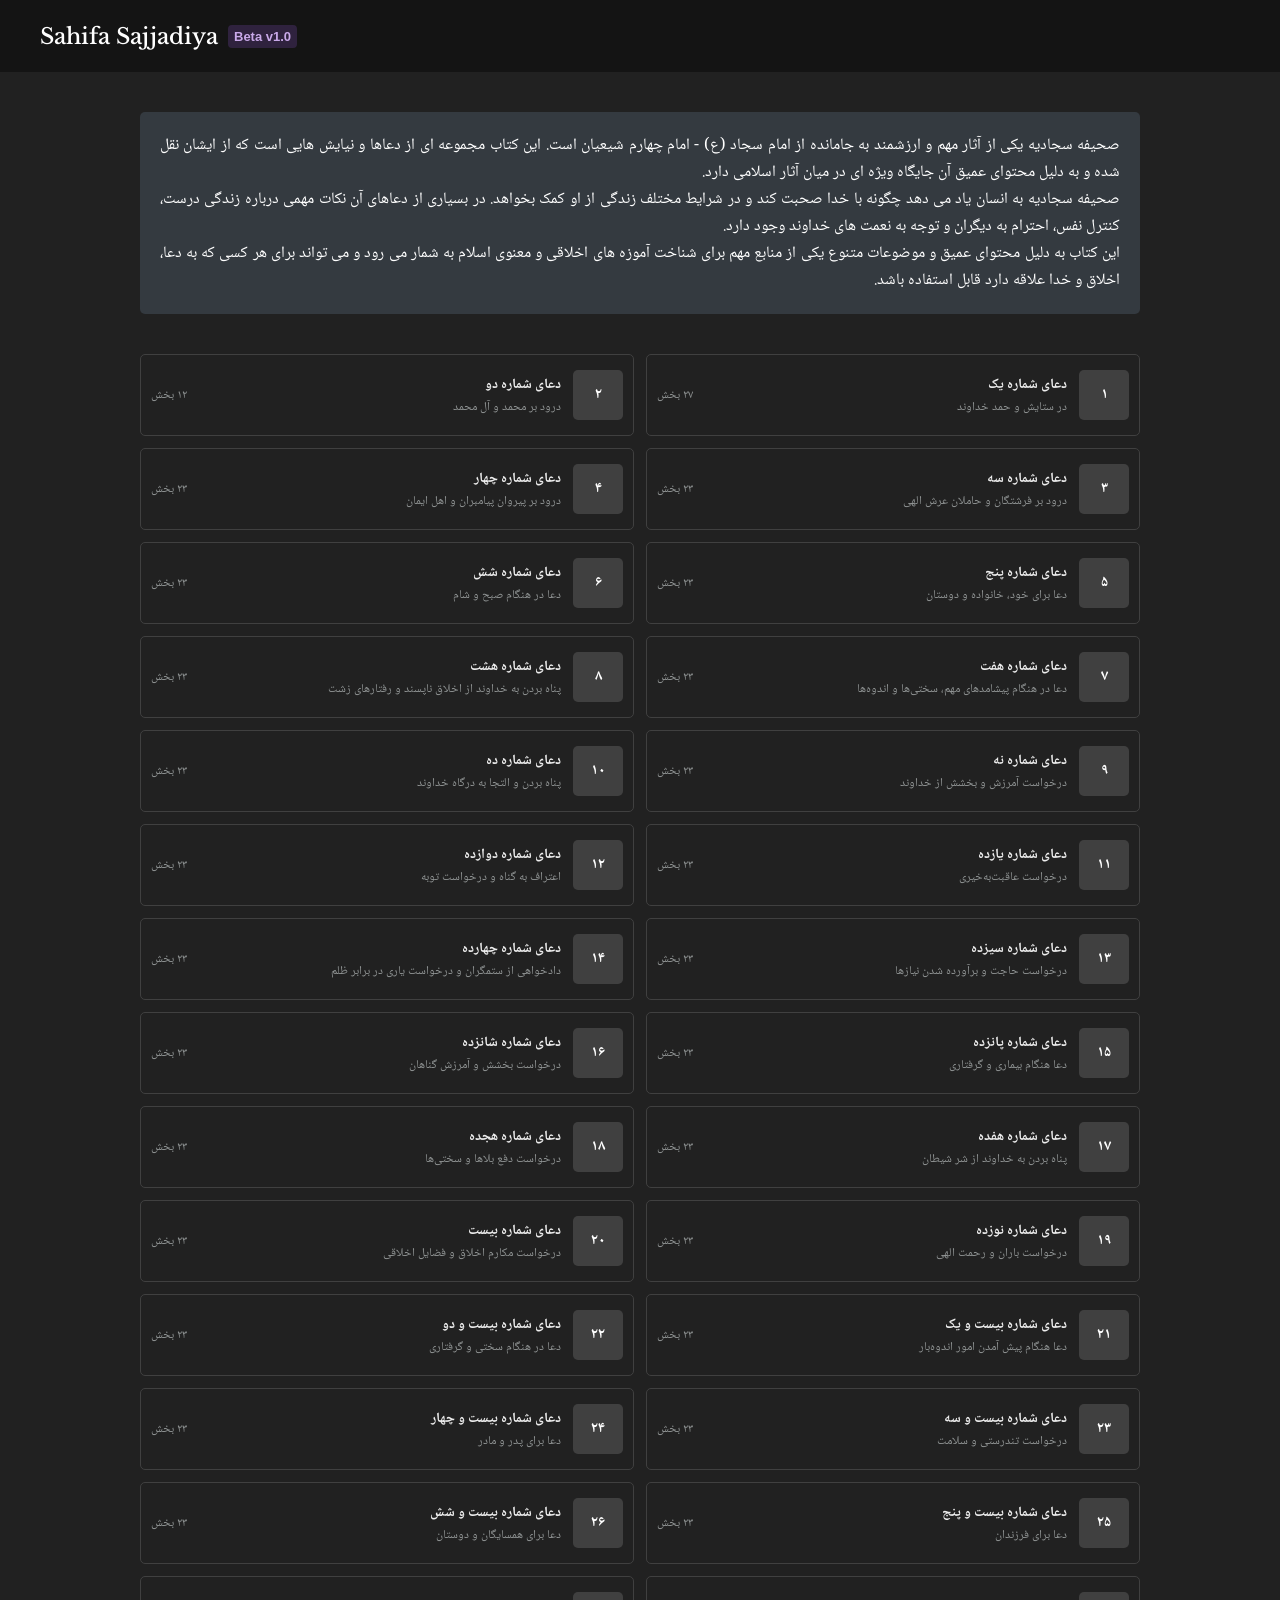
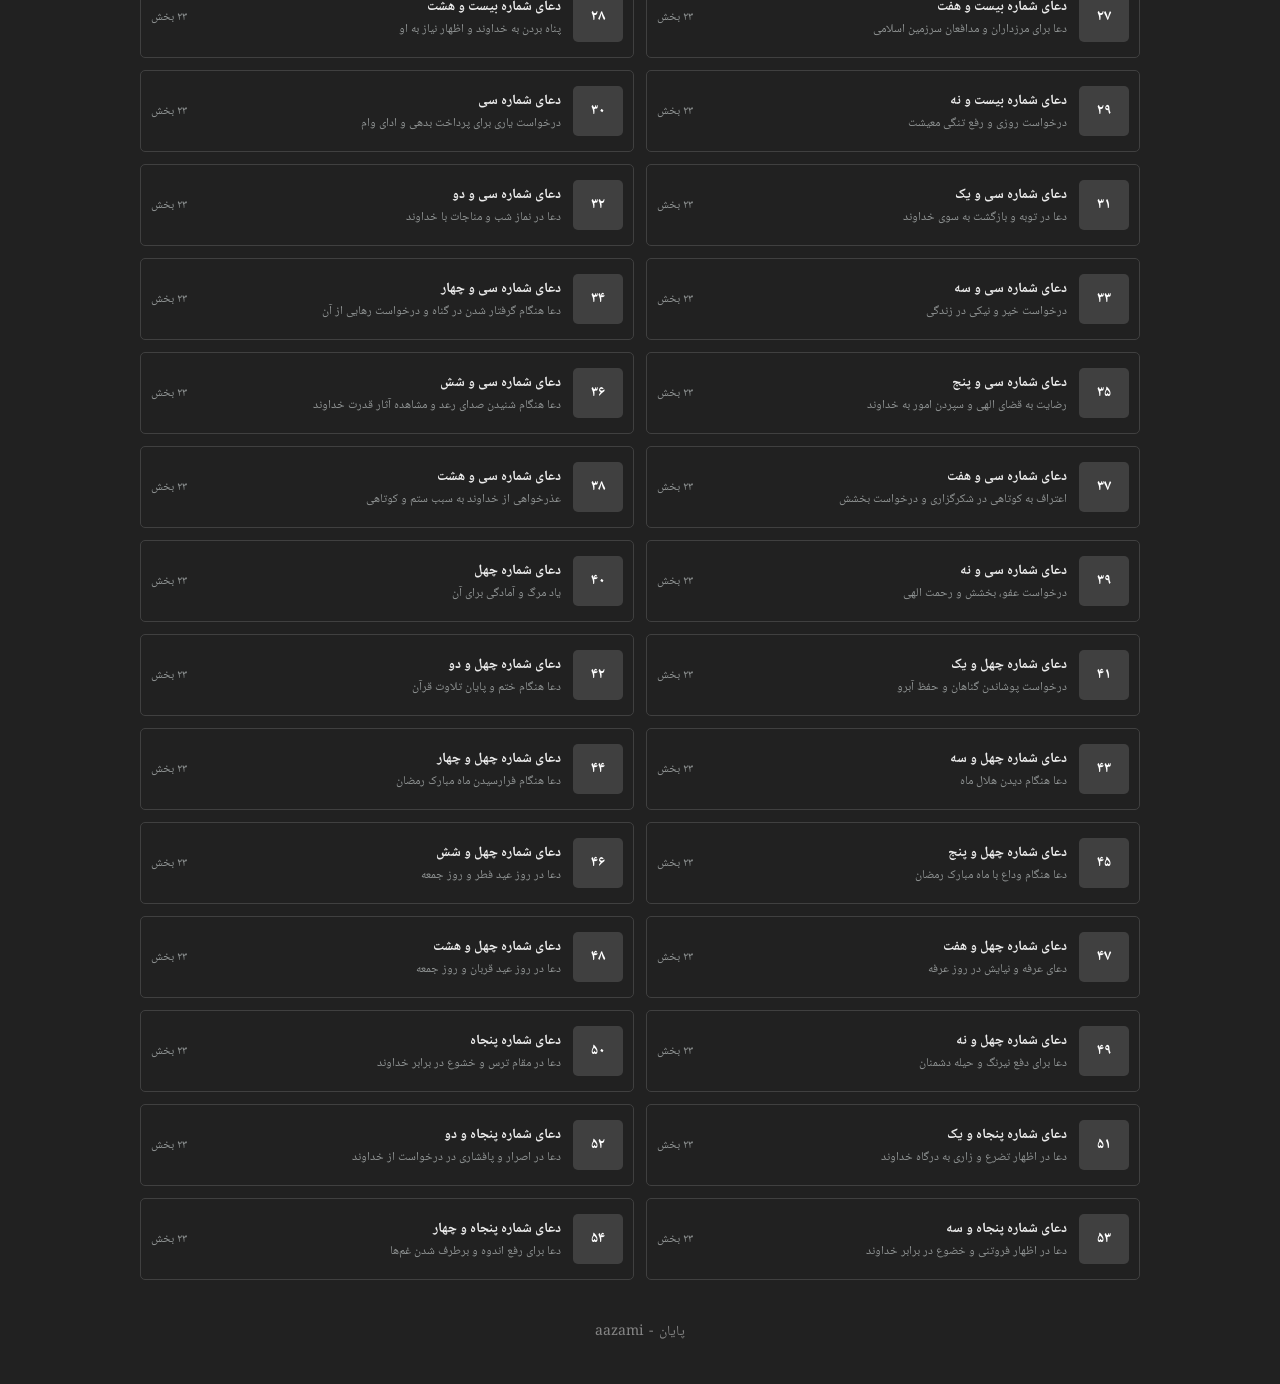
<file: index.html>
<!DOCTYPE html>
<html lang="fa" dir="rtl">
<head>
 <meta charset="UTF-8">
 <meta name="viewport" content="width=device-width, initial-scale=1.0">
 <link rel="preconnect" href="https://fonts.googleapis.com">
 <link rel="preconnect" href="https://fonts.gstatic.com" crossorigin>
 
 <link href="https://fonts.googleapis.com/css2?family=Libre+Baskerville:wght@400;700&family=Noto+Naskh+Arabic:wght@400;500;600;700&family=Scheherazade+New:wght@400;700&display=swap" rel="stylesheet">
 <link rel="icon" type="image/svg" href="dua/icon.svg">
 <meta name="description" content="متن کامل صحیفه سجادیه؛ مطالعه آنلاین ۵۴ دعای صحیفه سجادیه با دسترسی آسان به متن دعاها.">
 <title>صحیفه سجادیه</title>
 <style>
 
 *{border-box:border-box;margin:0;padding:0;}
 
 body{background:#212121;color:#ededed;}
 
 .header{
  height:72px;
  padding:0 40px;
  display:flex;
  align-items:center;
  direction:ltr;
  background:#141414;
 }
 
 .logo{
  color:#fff;
  text-decoration:none;
  font-size:22px;
  font-weight:500;
  font-family:"Libre Baskerville",serif;
 }
 
 .header span{
  background:#2f223e;
  color:#C9A9E9;
  font-family:Arial,sans-serif;
  font-size:13px;
  font-weight:bold;
  padding:4px 6px;
  margin:0px 10px;
  border-radius:4px;
 }
 
 main{width:min(1000px,calc(100% - 40px));margin:40px auto}
 
 .text{
  background:#343a40;
  color:#fff;
  padding:20px;
  border-radius:5px;
  font-family:"Noto Naskh Arabic",serif;
  text-align:justify;
 }
 
 .dua-content{width:100%}
 
 .end-text{
  color:#868686;
  font-family:"Noto Naskh Arabic",serif;
  font-size:14px;
  text-align:center;
  margin:35px 0px;
 }
 
 .dua-list{
  width:100%;
  margin:40px auto;
  display:grid;
  grid-template-columns:repeat(2,1fr);
  gap:12px; 
 }
 
 .dua-card{
  min-width:0;
  min-height:60px;
  padding:10px;
  border:1px solid #404040;
  border-radius:5px;
  display:flex;
  align-items:center;
  justify-content:space-between;
  text-decoration:none;
  font-family:"Noto Naskh Arabic",serif;
 }
 
 .dua-card:hover{border:1px solid #0c7074;}
 
 .dua-card-main{
  min-width:0;
  display:flex;
  align-items:center;
  gap:12px;
 }
 
 .dua-number{
  width:50px;
  height:50px;
  flex-shrink:0;
  display:grid;
  place-items:center;
  border-radius:5px;
  background:#404040;
  color:#fff;
  font-size:15px;
  font-weight:bold;
 }
 
 .dua-card:hover .dua-number{
  background:#0c7074;
 } 

 .dua-text h2{
  font-size:14px;
  line-height:1.8;
  color:#ededed;
 }
 
 .dua-text p{
  color:#929696;
  font-size:12px;
  line-height:1.6;
 }
 
 .dua-count{
  font-size:12px;
  flex-shrink:0;
  white-space:nowrap;
  color:#929696;
 }
 
 .dua-card:hover .dua-count{color:#0c7074;}
 
 @media(max-width:620px){
  .header{padding:0px 20px;}
  .header span{font-size:12px;}
  .logo{font-size:19px;}
  .dua-list{
   grid-template-columns:1fr;
   gap:12px;
   margin:30px auto;
  }
  .dua-card{min-height:60px;padding:10px;}
  .dua-info p{font-size:11px;}
  .dua-count{font-size:11px;}
  .text{margin:0px 0px;}
 }
 
 </style>
</head>
<body>

<header class="header">
<a href="index.html" class="logo">Sahifa Sajjadiya</a>
<span>Beta v1.0</span>
</header>

<main>

<div class="text">
    صحیفه سجادیه یکی از آثار مهم و ارزشمند به جامانده از امام سجاد (ع) - امام چهارم شیعیان است. این کتاب مجموعه ای از دعاها و نیایش هایی است که از ایشان نقل شده و به دلیل محتوای عمیق آن جایگاه ویژه ای در میان آثار اسلامی دارد.
    <br>
    صحیفه سجادیه به انسان یاد می دهد چگونه با خدا صحبت کند و در شرایط مختلف زندگی از او کمک بخواهد. در بسیاری از دعاهای آن نکات مهمی درباره زندگی درست، کنترل نفس، احترام به دیگران و توجه به نعمت های خداوند وجود دارد.
    <br>
    این کتاب به دلیل محتوای عمیق و موضوعات متنوع یکی از منابع مهم برای شناخت آموزه های اخلاقی و معنوی اسلام به شمار می رود و می تواند برای هر کسی که به دعا، اخلاق و خدا علاقه دارد قابل استفاده باشد.
</div>

<article class="dua-content">
<section class="dua-list">
    <a href="dua/1.html" class="dua-card">
        <div class="dua-card-main">
         <div class="dua-number">۱</div>
         <div class="dua-text"><h2>دعای شماره یک</h2><p>در ستایش و حمد خداوند</p></div>
         </div><span class="dua-count">۲۷ بخش</span>
        </a>
        
        <a href="dua/2.html" class="dua-card">
        <div class="dua-card-main">
         <div class="dua-number">۲</div>
         <div class="dua-text"><h2>دعای شماره دو</h2><p>درود بر محمد و آل محمد</p></div>
         </div><span class="dua-count">۱۲ بخش</span>
        </a>
        
        <a href="dua/3.html" class="dua-card">
        <div class="dua-card-main">
         <div class="dua-number">۳</div>
         <div class="dua-text"><h2>دعای شماره سه</h2><p>درود بر فرشتگان و حاملان عرش الهی</p></div>
         </div><span class="dua-count">۲۳ بخش</span>
        </a>
        
        <a href="dua/4.html" class="dua-card">
        <div class="dua-card-main">
         <div class="dua-number">۴</div>
         <div class="dua-text"><h2>دعای شماره چهار</h2><p>درود بر پیروان پیامبران و اهل ایمان</p></div>
         </div><span class="dua-count">۲۳ بخش</span>
        </a>
        
        <a href="dua/5.html" class="dua-card">
        <div class="dua-card-main">
         <div class="dua-number">۵</div>
         <div class="dua-text"><h2>دعای شماره پنج</h2><p>دعا برای خود، خانواده و دوستان</p></div>
         </div><span class="dua-count">۲۳ بخش</span>
        </a>
        
        <a href="dua/6.html" class="dua-card">
        <div class="dua-card-main">
         <div class="dua-number">۶</div>
         <div class="dua-text"><h2>دعای شماره شش</h2><p>دعا در هنگام صبح و شام</p></div>
         </div><span class="dua-count">۲۳ بخش</span>
        </a>
        
        <a href="dua/7.html" class="dua-card">
        <div class="dua-card-main">
         <div class="dua-number">۷</div>
         <div class="dua-text"><h2>دعای شماره هفت</h2><p>دعا در هنگام پیشامدهای مهم، سختی‌ها و اندوه‌ها</p></div>
         </div><span class="dua-count">۲۳ بخش</span>
        </a>
        
        <a href="dua/8.html" class="dua-card">
        <div class="dua-card-main">
         <div class="dua-number">۸</div>
         <div class="dua-text"><h2>دعای شماره هشت</h2><p>پناه بردن به خداوند از اخلاق ناپسند و رفتارهای زشت</p></div>
         </div><span class="dua-count">۲۳ بخش</span>
        </a>
        
        <a href="dua/9.html" class="dua-card">
        <div class="dua-card-main">
         <div class="dua-number">۹</div>
         <div class="dua-text"><h2>دعای شماره نه</h2><p>درخواست آمرزش و بخشش از خداوند</p></div>
         </div><span class="dua-count">۲۳ بخش</span>
        </a>
        
        <a href="dua/10.html" class="dua-card">
        <div class="dua-card-main">
         <div class="dua-number">۱۰</div>
         <div class="dua-text"><h2>دعای شماره ده</h2><p>پناه بردن و التجا به درگاه خداوند</p></div>
         </div><span class="dua-count">۲۳ بخش</span>
        </a>
        
        <a href="dua/11.html" class="dua-card">
        <div class="dua-card-main">
         <div class="dua-number">۱۱</div>
         <div class="dua-text"><h2>دعای شماره یازده</h2><p>درخواست عاقبت‌به‌خیری</p></div>
         </div><span class="dua-count">۲۳ بخش</span>
        </a>
        
        <a href="dua/12.html" class="dua-card">
        <div class="dua-card-main">
         <div class="dua-number">۱۲</div>
         <div class="dua-text"><h2>دعای شماره دوازده</h2><p>اعتراف به گناه و درخواست توبه</p></div>
         </div><span class="dua-count">۲۳ بخش</span>
        </a>
        
        <a href="dua/13.html" class="dua-card">
        <div class="dua-card-main">
         <div class="dua-number">۱۳</div>
         <div class="dua-text"><h2>دعای شماره سیزده</h2><p>درخواست حاجت و برآورده شدن نیازها</p></div>
         </div><span class="dua-count">۲۳ بخش</span>
        </a>
        
        <a href="dua/14.html" class="dua-card">
        <div class="dua-card-main">
         <div class="dua-number">۱۴</div>
         <div class="dua-text"><h2>دعای شماره چهارده</h2><p>دادخواهی از ستمگران و درخواست یاری در برابر ظلم</p></div>
         </div><span class="dua-count">۲۳ بخش</span>
        </a>
        
        <a href="dua/15.html" class="dua-card">
        <div class="dua-card-main">
         <div class="dua-number">۱۵</div>
         <div class="dua-text"><h2>دعای شماره پانزده</h2><p>دعا هنگام بیماری و گرفتاری</p></div>
         </div><span class="dua-count">۲۳ بخش</span>
        </a>
        
        <a href="dua/16.html" class="dua-card">
        <div class="dua-card-main">
         <div class="dua-number">۱۶</div>
         <div class="dua-text"><h2>دعای شماره شانزده</h2><p>درخواست بخشش و آمرزش گناهان</p></div>
         </div><span class="dua-count">۲۳ بخش</span>
        </a>
        
        <a href="dua/17.html" class="dua-card">
        <div class="dua-card-main">
         <div class="dua-number">۱۷</div>
         <div class="dua-text"><h2>دعای شماره هفده</h2><p>پناه بردن به خداوند از شر شیطان</p></div>
         </div><span class="dua-count">۲۳ بخش</span>
        </a>
        
        <a href="dua/18.html" class="dua-card">
        <div class="dua-card-main">
         <div class="dua-number">۱۸</div>
         <div class="dua-text"><h2>دعای شماره هجده</h2><p>درخواست دفع بلاها و سختی‌ها</p></div>
         </div><span class="dua-count">۲۳ بخش</span>
        </a>
        
        <a href="dua/19.html" class="dua-card">
        <div class="dua-card-main">
         <div class="dua-number">۱۹</div>
         <div class="dua-text"><h2>دعای شماره نوزده</h2><p>درخواست باران و رحمت الهی</p></div>
         </div><span class="dua-count">۲۳ بخش</span>
        </a>
        
        <a href="dua/20.html" class="dua-card">
        <div class="dua-card-main">
         <div class="dua-number">۲۰</div>
         <div class="dua-text"><h2>دعای شماره بیست</h2><p>درخواست مکارم اخلاق و فضایل اخلاقی</p></div>
         </div><span class="dua-count">۲۳ بخش</span>
        </a>
        
        <a href="dua/21.html" class="dua-card">
        <div class="dua-card-main">
         <div class="dua-number">۲۱</div>
         <div class="dua-text"><h2>دعای شماره بیست و یک</h2><p>دعا هنگام پیش آمدن امور اندوه‌بار</p></div>
         </div><span class="dua-count">۲۳ بخش</span>
        </a>
        
        <a href="dua/22.html" class="dua-card">
        <div class="dua-card-main">
         <div class="dua-number">۲۲</div>
         <div class="dua-text"><h2>دعای شماره بیست و دو</h2><p>دعا در هنگام سختی و گرفتاری</p></div>
         </div><span class="dua-count">۲۳ بخش</span>
        </a>
        
        <a href="dua/23.html" class="dua-card">
        <div class="dua-card-main">
         <div class="dua-number">۲۳</div>
         <div class="dua-text"><h2>دعای شماره بیست و سه</h2><p>درخواست تندرستی و سلامت</p></div>
         </div><span class="dua-count">۲۳ بخش</span>
        </a>
        
        <a href="dua/24.html" class="dua-card">
        <div class="dua-card-main">
         <div class="dua-number">۲۴</div>
         <div class="dua-text"><h2>دعای شماره بیست و چهار</h2><p>دعا برای پدر و مادر</p></div>
         </div><span class="dua-count">۲۳ بخش</span>
        </a>
        
        <a href="dua/25.html" class="dua-card">
        <div class="dua-card-main">
         <div class="dua-number">۲۵</div>
         <div class="dua-text"><h2>دعای شماره بیست و پنج</h2><p>دعا برای فرزندان</p></div>
         </div><span class="dua-count">۲۳ بخش</span>
        </a>
        
        <a href="dua/26.html" class="dua-card">
        <div class="dua-card-main">
         <div class="dua-number">۲۶</div>
         <div class="dua-text"><h2>دعای شماره بیست و شش</h2><p>دعا برای همسایگان و دوستان</p></div>
         </div><span class="dua-count">۲۳ بخش</span>
        </a>
        
        <a href="dua/27.html" class="dua-card">
        <div class="dua-card-main">
         <div class="dua-number">۲۷</div>
         <div class="dua-text"><h2>دعای شماره بیست و هفت</h2><p>دعا برای مرزداران و مدافعان سرزمین اسلامی</p></div>
         </div><span class="dua-count">۲۳ بخش</span>
        </a>
        
        <a href="dua/28.html" class="dua-card">
        <div class="dua-card-main">
         <div class="dua-number">۲۸</div>
         <div class="dua-text"><h2>دعای شماره بیست و هشت</h2><p>پناه بردن به خداوند و اظهار نیاز به او</p></div>
         </div><span class="dua-count">۲۳ بخش</span>
        </a>
        
        <a href="dua/29.html" class="dua-card">
        <div class="dua-card-main">
         <div class="dua-number">۲۹</div>
         <div class="dua-text"><h2>دعای شماره بیست و نه</h2><p>درخواست روزی و رفع تنگی معیشت</p></div>
         </div><span class="dua-count">۲۳ بخش</span>
        </a>
        
        <a href="dua/30.html" class="dua-card">
        <div class="dua-card-main">
         <div class="dua-number">۳۰</div>
         <div class="dua-text"><h2>دعای شماره سی</h2><p>درخواست یاری برای پرداخت بدهی و ادای وام</p></div>
         </div><span class="dua-count">۲۳ بخش</span>
        </a>
        
        <a href="dua/31.html" class="dua-card">
        <div class="dua-card-main">
         <div class="dua-number">۳۱</div>
         <div class="dua-text"><h2>دعای شماره سی و یک</h2><p>دعا در توبه و بازگشت به سوی خداوند</p></div>
         </div><span class="dua-count">۲۳ بخش</span>
        </a>
        
        <a href="dua/32.html" class="dua-card">
        <div class="dua-card-main">
         <div class="dua-number">۳۲</div>
         <div class="dua-text"><h2>دعای شماره سی و دو</h2><p>دعا در نماز شب و مناجات با خداوند</p></div>
         </div><span class="dua-count">۲۳ بخش</span>
        </a>
        
        <a href="dua/33.html" class="dua-card">
        <div class="dua-card-main">
         <div class="dua-number">۳۳</div>
         <div class="dua-text"><h2>دعای شماره سی و سه</h2><p>درخواست خیر و نیکی در زندگی</p></div>
         </div><span class="dua-count">۲۳ بخش</span>
        </a>
        
        <a href="dua/34.html" class="dua-card">
        <div class="dua-card-main">
         <div class="dua-number">۳۴</div>
         <div class="dua-text"><h2>دعای شماره سی و چهار</h2><p>دعا هنگام گرفتار شدن در گناه و درخواست رهایی از آن</p></div>
         </div><span class="dua-count">۲۳ بخش</span>
        </a>
        
        <a href="dua/35.html" class="dua-card">
        <div class="dua-card-main">
         <div class="dua-number">۳۵</div>
         <div class="dua-text"><h2>دعای شماره سی و پنج</h2><p>رضایت به قضای الهی و سپردن امور به خداوند</p></div>
         </div><span class="dua-count">۲۳ بخش</span>
        </a>
        
        <a href="dua/36.html" class="dua-card">
        <div class="dua-card-main">
         <div class="dua-number">۳۶</div>
         <div class="dua-text"><h2>دعای شماره سی و شش</h2><p>دعا هنگام شنیدن صدای رعد و مشاهده آثار قدرت خداوند</p></div>
         </div><span class="dua-count">۲۳ بخش</span>
        </a>
        
        <a href="dua/37.html" class="dua-card">
        <div class="dua-card-main">
         <div class="dua-number">۳۷</div>
         <div class="dua-text"><h2>دعای شماره سی و هفت</h2><p>اعتراف به کوتاهی در شکرگزاری و درخواست بخشش</p></div>
         </div><span class="dua-count">۲۳ بخش</span>
        </a>
        
        <a href="dua/38.html" class="dua-card">
        <div class="dua-card-main">
         <div class="dua-number">۳۸</div>
         <div class="dua-text"><h2>دعای شماره سی و هشت</h2><p>عذرخواهی از خداوند به سبب ستم و کوتاهی</p></div>
         </div><span class="dua-count">۲۳ بخش</span>
        </a>
        
        <a href="dua/39.html" class="dua-card">
        <div class="dua-card-main">
         <div class="dua-number">۳۹</div>
         <div class="dua-text"><h2>دعای شماره سی و نه</h2><p>درخواست عفو، بخشش و رحمت الهی</p></div>
         </div><span class="dua-count">۲۳ بخش</span>
        </a>
        
        <a href="dua/40.html" class="dua-card">
        <div class="dua-card-main">
         <div class="dua-number">۴۰</div>
         <div class="dua-text"><h2>دعای شماره چهل</h2><p>یاد مرگ و آمادگی برای آن</p></div>
         </div><span class="dua-count">۲۳ بخش</span>
        </a>
        
        <a href="dua/41.html" class="dua-card">
        <div class="dua-card-main">
         <div class="dua-number">۴۱</div>
         <div class="dua-text"><h2>دعای شماره چهل و یک</h2><p>درخواست پوشاندن گناهان و حفظ آبرو</p></div>
         </div><span class="dua-count">۲۳ بخش</span>
        </a>
        
        <a href="dua/42.html" class="dua-card">
        <div class="dua-card-main">
         <div class="dua-number">۴۲</div>
         <div class="dua-text"><h2>دعای شماره چهل و دو</h2><p>دعا هنگام ختم و پایان تلاوت قرآن</p></div>
         </div><span class="dua-count">۲۳ بخش</span>
        </a>
        
        <a href="dua/43.html" class="dua-card">
        <div class="dua-card-main">
         <div class="dua-number">۴۳</div>
         <div class="dua-text"><h2>دعای شماره چهل و سه</h2><p>دعا هنگام دیدن هلال ماه</p></div>
         </div><span class="dua-count">۲۳ بخش</span>
        </a>
        
        <a href="dua/44.html" class="dua-card">
        <div class="dua-card-main">
         <div class="dua-number">۴۴</div>
         <div class="dua-text"><h2>دعای شماره چهل و چهار</h2><p>دعا هنگام فرارسیدن ماه مبارک رمضان</p></div>
         </div><span class="dua-count">۲۳ بخش</span>
        </a>
        
        <a href="dua/45.html" class="dua-card">
        <div class="dua-card-main">
         <div class="dua-number">۴۵</div>
         <div class="dua-text"><h2>دعای شماره چهل و پنج</h2><p>دعا هنگام وداع با ماه مبارک رمضان</p></div>
         </div><span class="dua-count">۲۳ بخش</span>
        </a>
        
        <a href="dua/46.html" class="dua-card">
        <div class="dua-card-main">
         <div class="dua-number">۴۶</div>
         <div class="dua-text"><h2>دعای شماره چهل و شش</h2><p>دعا در روز عید فطر و روز جمعه</p></div>
         </div><span class="dua-count">۲۳ بخش</span>
        </a>
        
        <a href="dua/47.html" class="dua-card">
        <div class="dua-card-main">
         <div class="dua-number">۴۷</div>
         <div class="dua-text"><h2>دعای شماره چهل و هفت</h2><p>دعای عرفه و نیایش در روز عرفه</p></div>
         </div><span class="dua-count">۲۳ بخش</span>
        </a>
        
        <a href="dua/48.html" class="dua-card">
        <div class="dua-card-main">
         <div class="dua-number">۴۸</div>
         <div class="dua-text"><h2>دعای شماره چهل و هشت</h2><p>دعا در روز عید قربان و روز جمعه</p></div>
         </div><span class="dua-count">۲۳ بخش</span>
        </a>
        
        <a href="dua/49.html" class="dua-card">
        <div class="dua-card-main">
         <div class="dua-number">۴۹</div>
         <div class="dua-text"><h2>دعای شماره چهل و نه</h2><p>دعا برای دفع نیرنگ و حیله دشمنان</p></div>
         </div><span class="dua-count">۲۳ بخش</span>
        </a>
        
        <a href="dua/50.html" class="dua-card">
        <div class="dua-card-main">
         <div class="dua-number">۵۰</div>
         <div class="dua-text"><h2>دعای شماره پنجاه</h2><p>دعا در مقام ترس و خشوع در برابر خداوند</p></div>
         </div><span class="dua-count">۲۳ بخش</span>
        </a>
        
        <a href="dua/51.html" class="dua-card">
        <div class="dua-card-main">
         <div class="dua-number">۵۱</div>
         <div class="dua-text"><h2>دعای شماره پنجاه و یک</h2><p>دعا در اظهار تضرع و زاری به درگاه خداوند</p></div>
         </div><span class="dua-count">۲۳ بخش</span>
        </a>
        
        <a href="dua/52.html" class="dua-card">
        <div class="dua-card-main">
         <div class="dua-number">۵۲</div>
         <div class="dua-text"><h2>دعای شماره پنجاه و دو</h2><p>دعا در اصرار و پافشاری در درخواست از خداوند</p></div>
         </div><span class="dua-count">۲۳ بخش</span>
        </a>
        
        <a href="dua/53.html" class="dua-card">
        <div class="dua-card-main">
         <div class="dua-number">۵۳</div>
         <div class="dua-text"><h2>دعای شماره پنجاه و سه</h2><p>دعا در اظهار فروتنی و خضوع در برابر خداوند</p></div>
         </div><span class="dua-count">۲۳ بخش</span>
        </a>
        
        <a href="dua/54.html" class="dua-card">
        <div class="dua-card-main">
         <div class="dua-number">۵۴</div>
         <div class="dua-text"><h2>دعای شماره پنجاه و چهار</h2><p>دعا برای رفع اندوه و برطرف شدن غم‌ها</p></div>
         </div><span class="dua-count">۲۳ بخش</span>
        </a>
</section>
</article>

<div class="end-text">پایان &nbsp;-&nbsp; aazami</div>

</main>
</body>
</html>
</file>
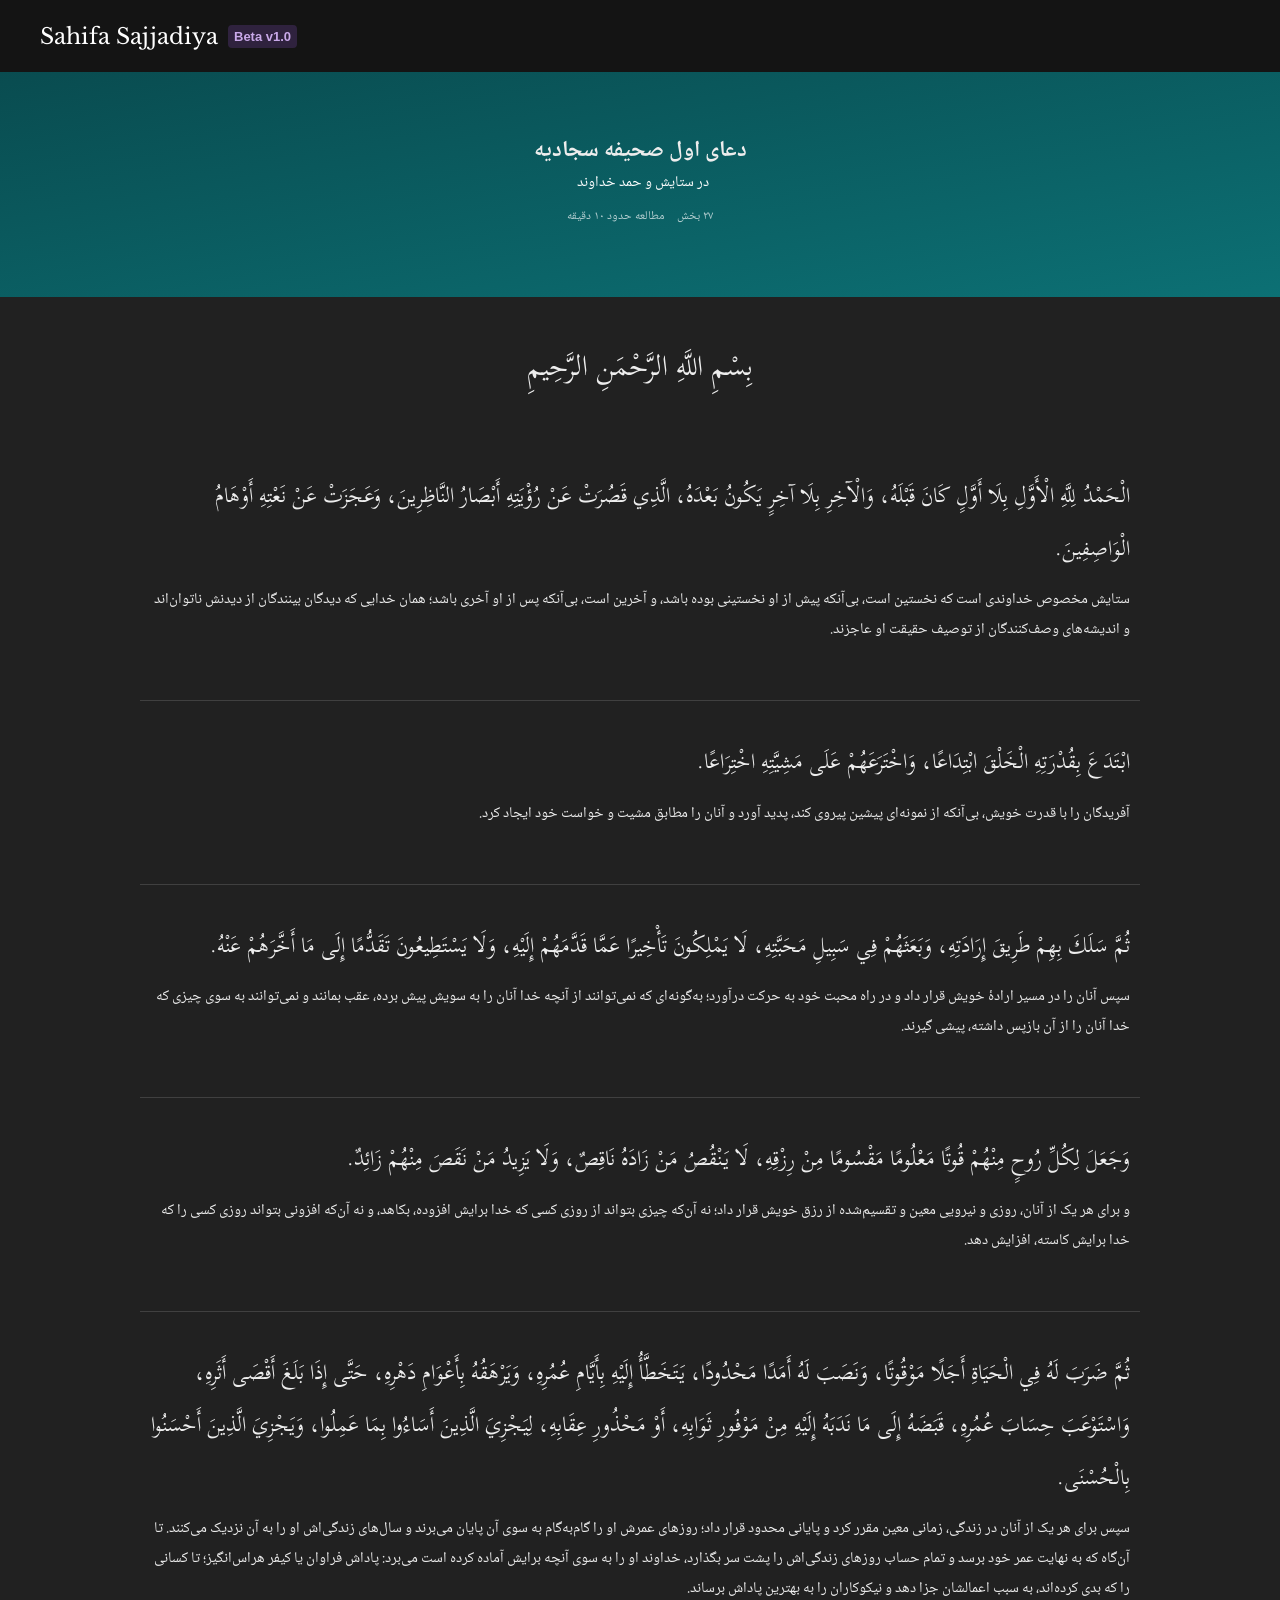
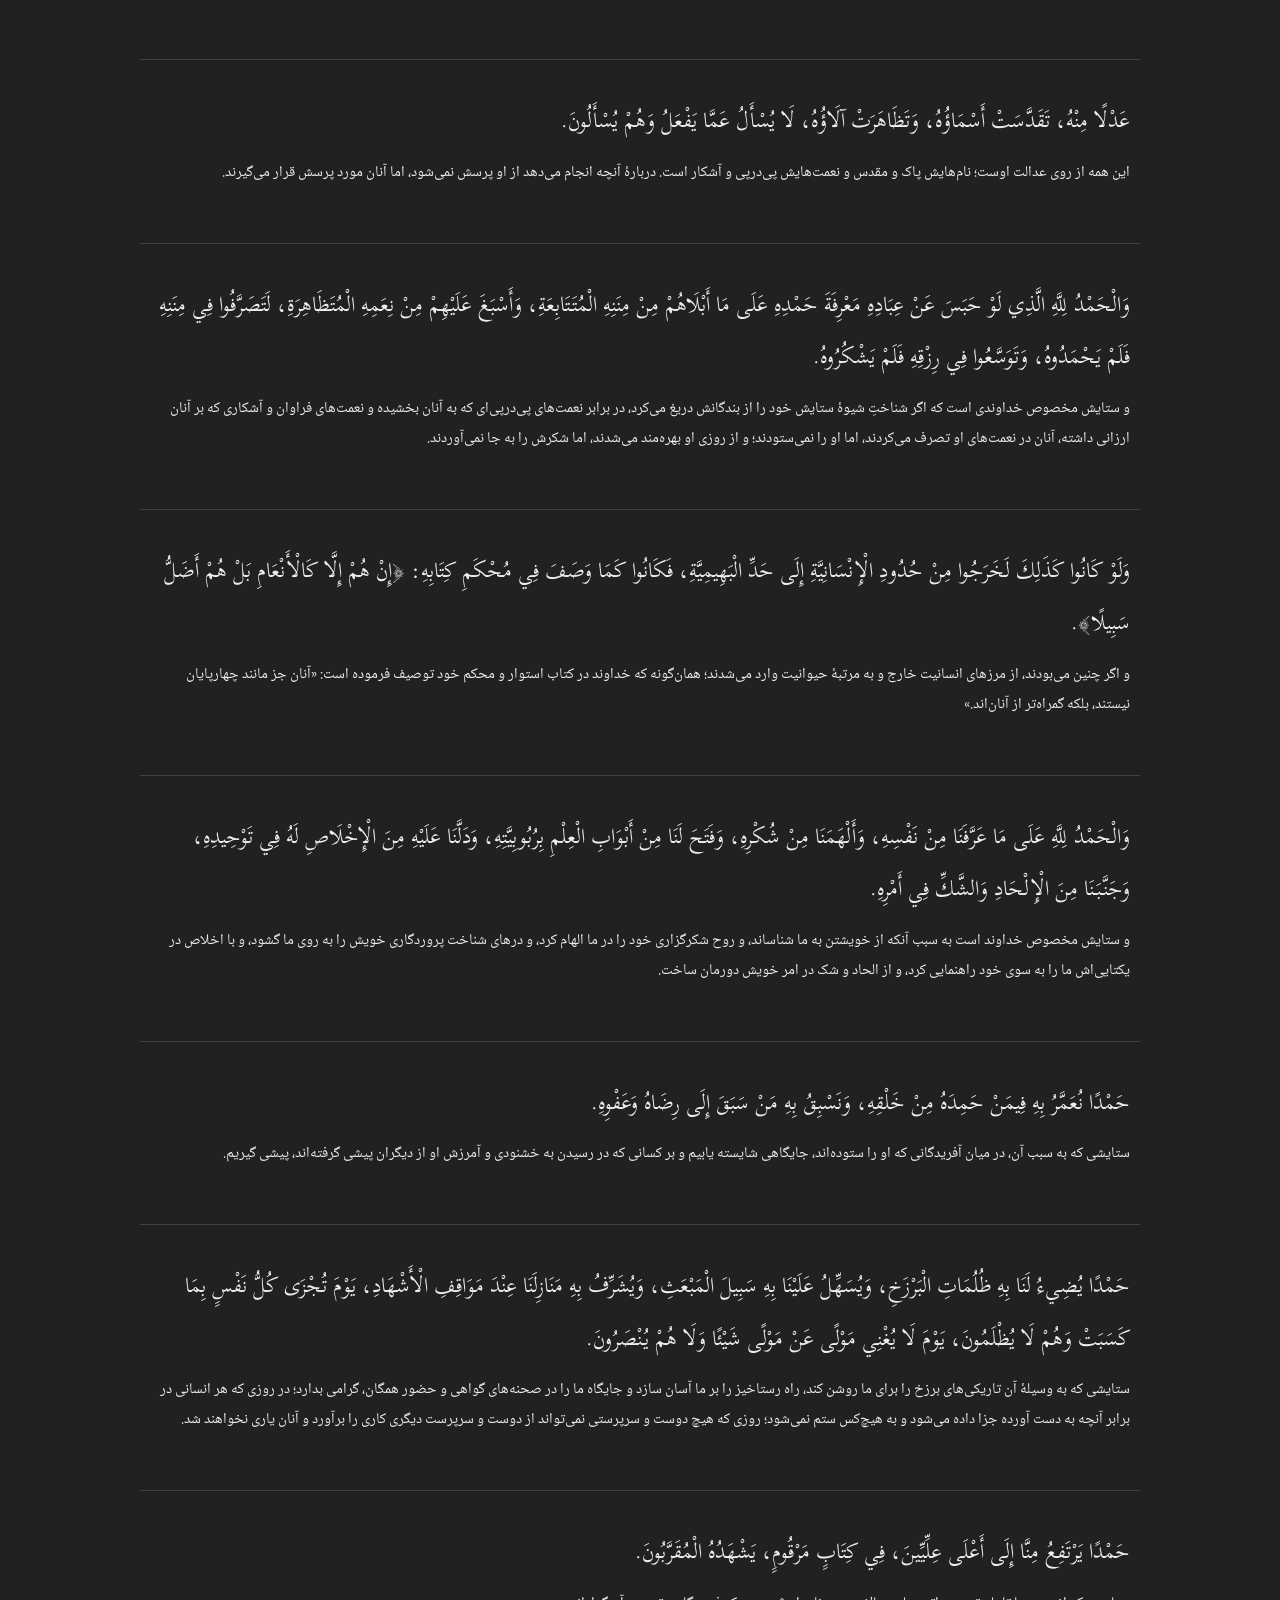
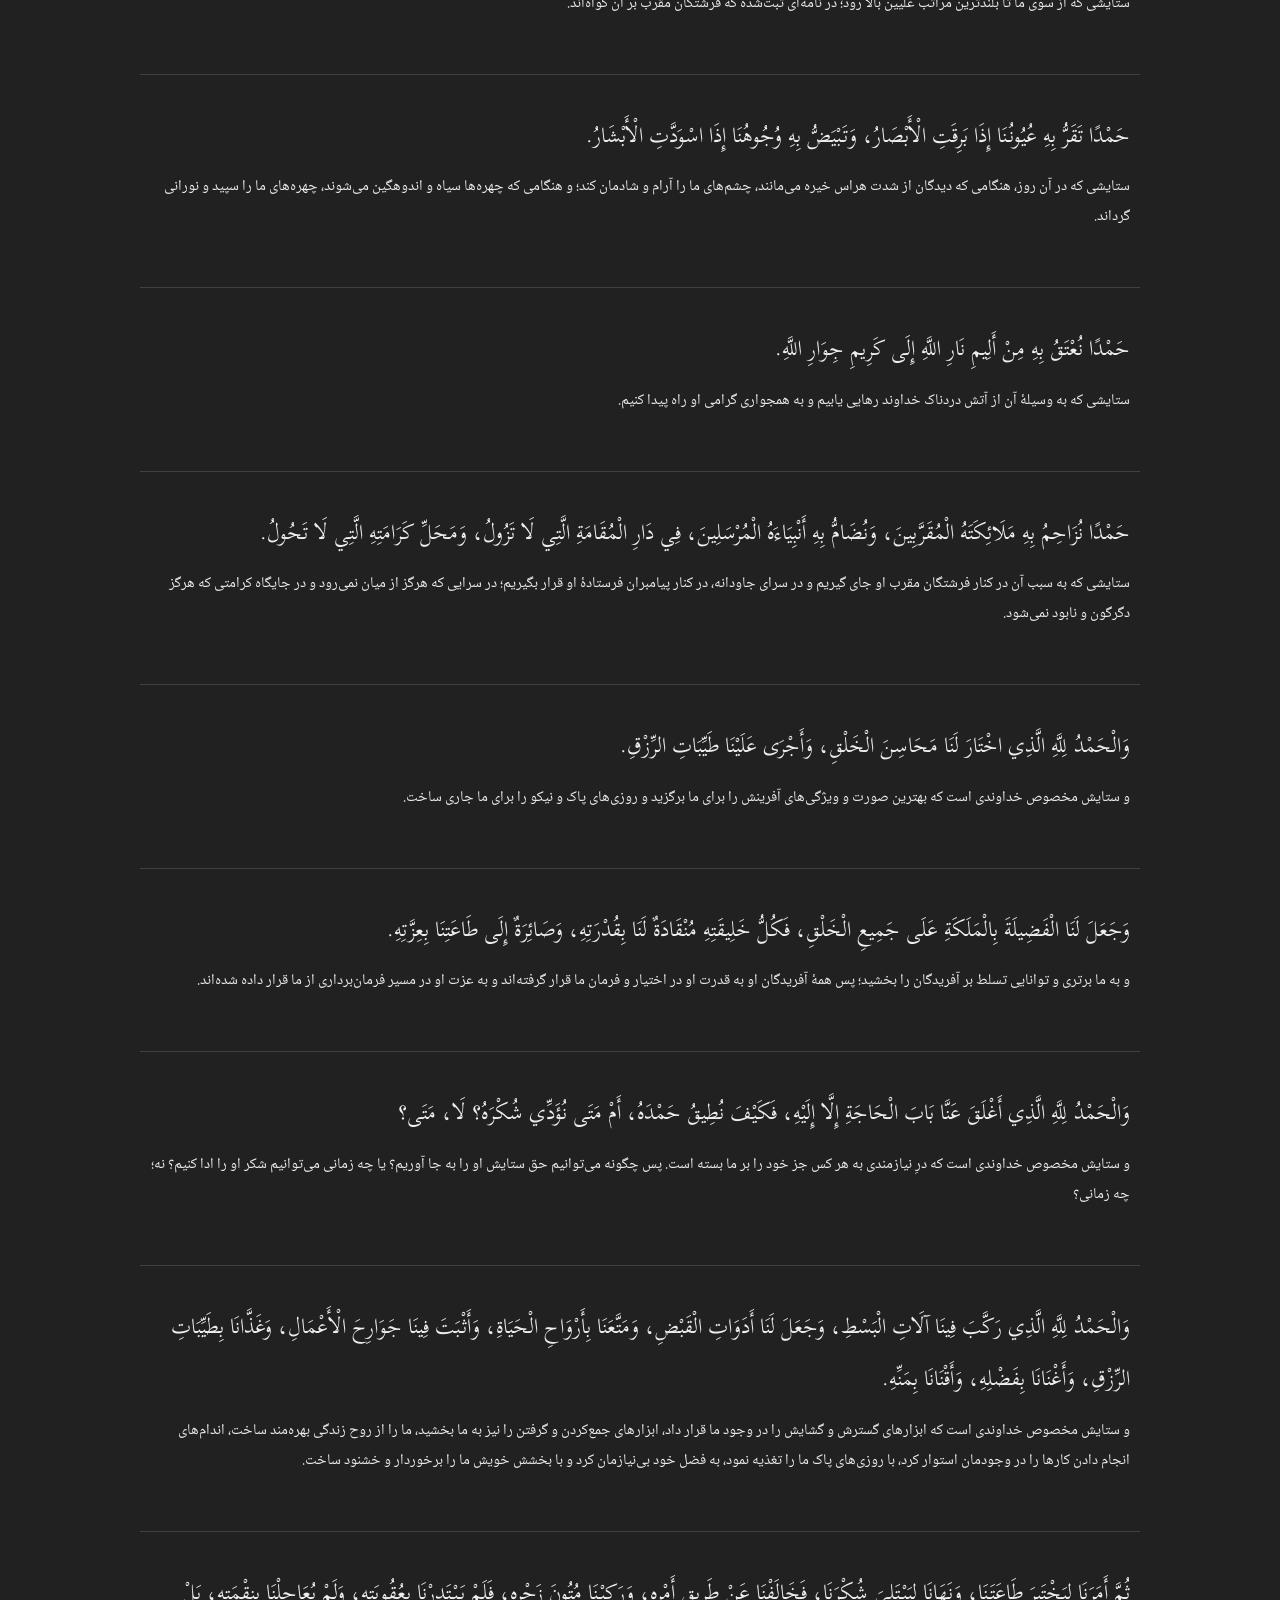
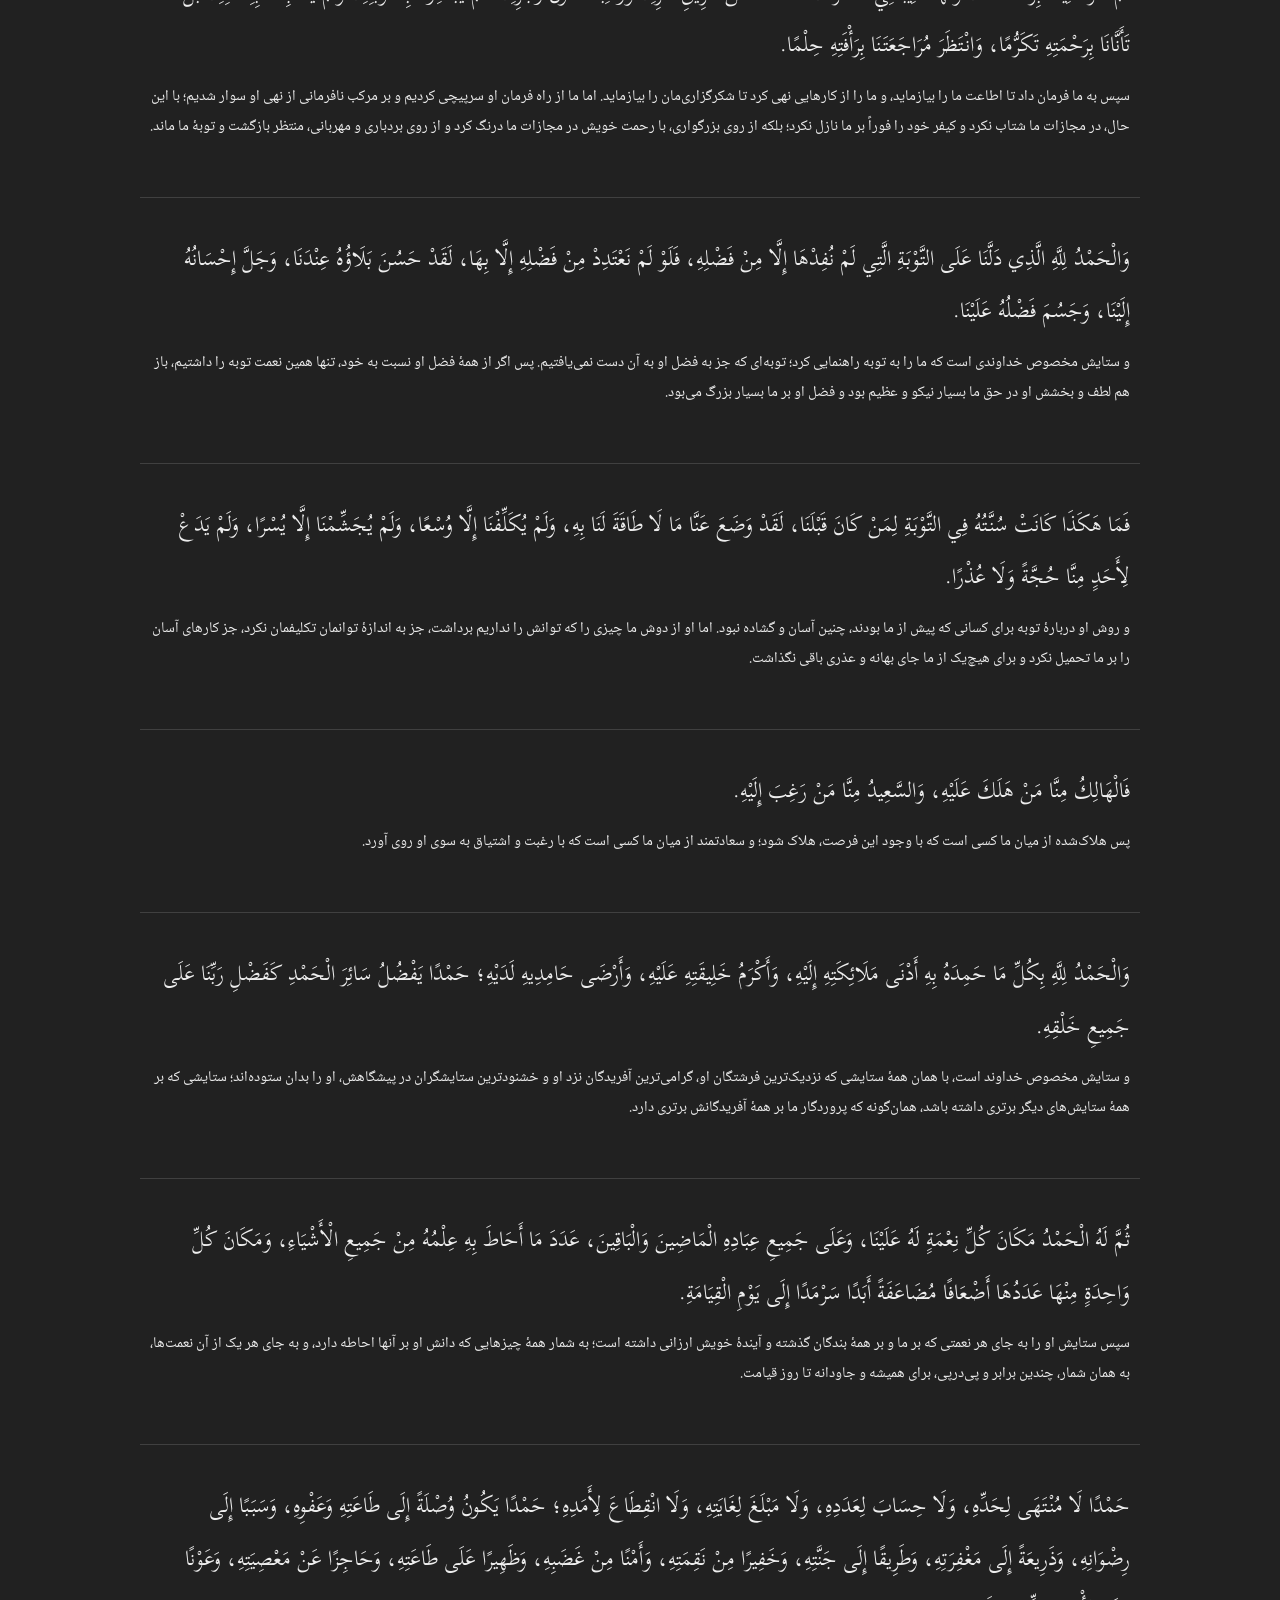
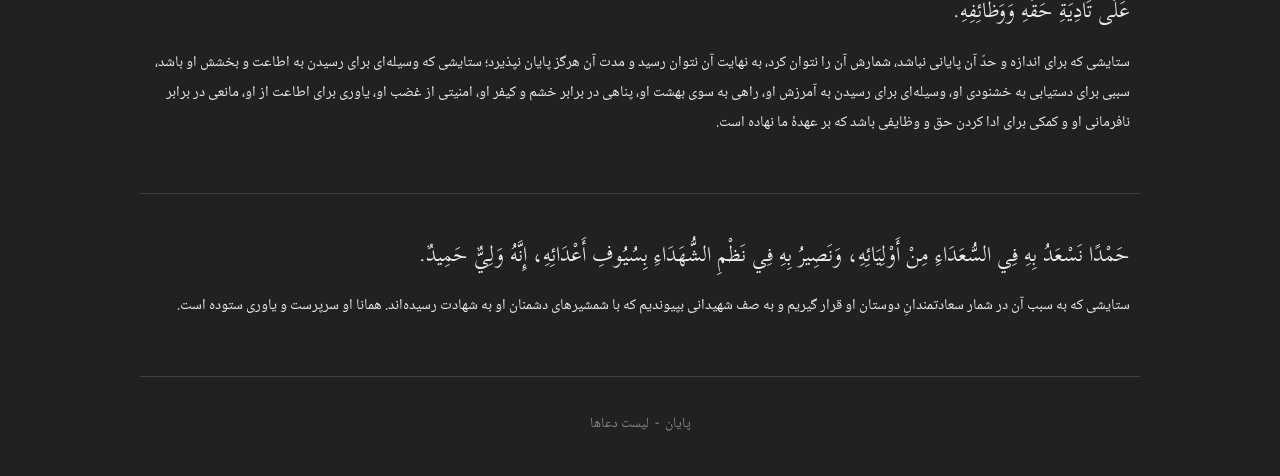
<file: dua/1.html>
<!DOCTYPE html>
<html lang="fa" dir="rtl">
<head>
 <meta charset="UTF-8">
 <meta name="viewport" content="width=device-width, initial-scale=1.0">
 <link rel="preconnect" href="https://fonts.googleapis.com">
 <link rel="preconnect" href="https://fonts.gstatic.com" crossorigin>
 
 <link href="https://fonts.googleapis.com/css2?family=Libre+Baskerville:wght@400;700&family=Noto+Naskh+Arabic:wght@400;500;600;700&family=Scheherazade+New:wght@400;700&display=swap" rel="stylesheet">
 <link rel="stylesheet" href="style.css">
 <link rel="icon" type="image/png" href="icon.svg">
 <meta name="description" content="متن کامل دعای اول صحیفه سجادیه - در ستایش و حمد خداوند - مطالعه رایگان">
 <title>دعای شماره ۱</title>
</head>
<body>

<header class="header">
<a href="../index.html" class="logo">Sahifa Sajjadiya</a>
<span>Beta v1.0</span>
</header>

<section class="dua-info">
<h1>دعای اول صحیفه سجادیه</h1>
<p>در ستایش و حمد خداوند</p>
<span>۲۷ بخش</span>
<span>مطالعه حدود ۱۰ دقیقه</span>
</section>

<main>
<p class="basmallah">بِسْمِ اللَّهِ الرَّحْمَنِ الرَّحِيمِ</p>

<article class="dua-content">
   <section class="dua-section">
    <p class="arabic">الْحَمْدُ لِلَّهِ الْأَوَّلِ بِلَا أَوَّلٍ كَانَ قَبْلَهُ، وَالْآخِرِ بِلَا آخِرٍ يَكُونُ بَعْدَهُ، الَّذِي قَصُرَتْ عَنْ رُؤْيَتِهِ أَبْصَارُ النَّاظِرِينَ، وَعَجَزَتْ عَنْ نَعْتِهِ أَوْهَامُ الْوَاصِفِينَ.</p>
    <p class="persian">ستایش مخصوص خداوندی است که نخستین است، بی‌آنکه پیش از او نخستینی بوده باشد، و آخرین است، بی‌آنکه پس از او آخری باشد؛ همان خدایی که دیدگان بینندگان از دیدنش ناتوان‌اند و اندیشه‌های وصف‌کنندگان از توصیف حقیقت او عاجزند.</p>
   </section>

   <section class="dua-section">
    <p class="arabic">ابْتَدَعَ بِقُدْرَتِهِ الْخَلْقَ ابْتِدَاعًا، وَاخْتَرَعَهُمْ عَلَى مَشِيَّتِهِ اخْتِرَاعًا.</p>
    <p class="persian">آفریدگان را با قدرت خویش، بی‌آنکه از نمونه‌ای پیشین پیروی کند، پدید آورد و آنان را مطابق مشیت و خواست خود ایجاد کرد.</p>
   </section>

   <section class="dua-section">
    <p class="arabic">ثُمَّ سَلَكَ بِهِمْ طَرِيقَ إِرَادَتِهِ، وَبَعَثَهُمْ فِي سَبِيلِ مَحَبَّتِهِ، لَا يَمْلِكُونَ تَأْخِيرًا عَمَّا قَدَّمَهُمْ إِلَيْهِ، وَلَا يَسْتَطِيعُونَ تَقَدُّمًا إِلَى مَا أَخَّرَهُمْ عَنْهُ.</p>
    <p class="persian">سپس آنان را در مسیر ارادهٔ خویش قرار داد و در راه محبت خود به حرکت درآورد؛ به‌گونه‌ای که نمی‌توانند از آنچه خدا آنان را به سویش پیش برده، عقب بمانند و نمی‌توانند به سوی چیزی که خدا آنان را از آن بازپس داشته، پیشی گیرند.</p>
   </section>

   <section class="dua-section">
    <p class="arabic">وَجَعَلَ لِكُلِّ رُوحٍ مِنْهُمْ قُوتًا مَعْلُومًا مَقْسُومًا مِنْ رِزْقِهِ، لَا يَنْقُصُ مَنْ زَادَهُ نَاقِصٌ، وَلَا يَزِيدُ مَنْ نَقَصَ مِنْهُمْ زَائِدٌ.</p>
    <p class="persian">و برای هر یک از آنان، روزی و نیرویی معین و تقسیم‌شده از رزق خویش قرار داد؛ نه آن‌که چیزی بتواند از روزی کسی که خدا برایش افزوده، بکاهد، و نه آن‌که افزونی بتواند روزی کسی را که خدا برایش کاسته، افزایش دهد.</p>
   </section>

   <section class="dua-section">
    <p class="arabic">ثُمَّ ضَرَبَ لَهُ فِي الْحَيَاةِ أَجَلًا مَوْقُوتًا، وَنَصَبَ لَهُ أَمَدًا مَحْدُودًا، يَتَخَطَّأُ إِلَيْهِ بِأَيَّامِ عُمُرِهِ، وَيَرْهَقُهُ بِأَعْوَامِ دَهْرِهِ، حَتَّى إِذَا بَلَغَ أَقْصَى أَثَرِهِ، وَاسْتَوْعَبَ حِسَابَ عُمُرِهِ، قَبَضَهُ إِلَى مَا نَدَبَهُ إِلَيْهِ مِنْ مَوْفُورِ ثَوَابِهِ، أَوْ مَحْذُورِ عِقَابِهِ، لِيَجْزِيَ الَّذِينَ أَسَاءُوا بِمَا عَمِلُوا، وَيَجْزِيَ الَّذِينَ أَحْسَنُوا بِالْحُسْنَى.</p>
    <p class="persian">سپس برای هر یک از آنان در زندگی، زمانی معین مقرر کرد و پایانی محدود قرار داد؛ روزهای عمرش او را گام‌به‌گام به سوی آن پایان می‌برند و سال‌های زندگی‌اش او را به آن نزدیک می‌کنند. تا آن‌گاه که به نهایت عمر خود برسد و تمام حساب روزهای زندگی‌اش را پشت سر بگذارد، خداوند او را به سوی آنچه برایش آماده کرده است می‌برد: پاداش فراوان یا کیفر هراس‌انگیز؛ تا کسانی را که بدی کرده‌اند، به سبب اعمالشان جزا دهد و نیکوکاران را به بهترین پاداش برساند.</p>
   </section>

   <section class="dua-section">
    <p class="arabic">عَدْلًا مِنْهُ، تَقَدَّسَتْ أَسْمَاؤُهُ، وَتَظَاهَرَتْ آلَاؤُهُ، لَا يُسْأَلُ عَمَّا يَفْعَلُ وَهُمْ يُسْأَلُونَ.</p>
    <p class="persian">این همه از روی عدالت اوست؛ نام‌هایش پاک و مقدس و نعمت‌هایش پی‌درپی و آشکار است. دربارهٔ آنچه انجام می‌دهد از او پرسش نمی‌شود، اما آنان مورد پرسش قرار می‌گیرند.</p>
   </section>

   <section class="dua-section">
    <p class="arabic">وَالْحَمْدُ لِلَّهِ الَّذِي لَوْ حَبَسَ عَنْ عِبَادِهِ مَعْرِفَةَ حَمْدِهِ عَلَى مَا أَبْلَاهُمْ مِنْ مِنَنِهِ الْمُتَتَابِعَةِ، وَأَسْبَغَ عَلَيْهِمْ مِنْ نِعَمِهِ الْمُتَظَاهِرَةِ، لَتَصَرَّفُوا فِي مِنَنِهِ فَلَمْ يَحْمَدُوهُ، وَتَوَسَّعُوا فِي رِزْقِهِ فَلَمْ يَشْكُرُوهُ.</p>
    <p class="persian">و ستایش مخصوص خداوندی است که اگر شناختِ شیوهٔ ستایش خود را از بندگانش دریغ می‌کرد، در برابر نعمت‌های پی‌درپی‌ای که به آنان بخشیده و نعمت‌های فراوان و آشکاری که بر آنان ارزانی داشته، آنان در نعمت‌های او تصرف می‌کردند، اما او را نمی‌ستودند؛ و از روزی او بهره‌مند می‌شدند، اما شکرش را به جا نمی‌آوردند.</p>
   </section>

   <section class="dua-section">
    <p class="arabic">وَلَوْ كَانُوا كَذَلِكَ لَخَرَجُوا مِنْ حُدُودِ الْإِنْسَانِيَّةِ إِلَى حَدِّ الْبَهِيمِيَّةِ، فَكَانُوا كَمَا وَصَفَ فِي مُحْكَمِ كِتَابِهِ: ﴿إِنْ هُمْ إِلَّا كَالْأَنْعَامِ بَلْ هُمْ أَضَلُّ سَبِيلًا﴾.</p>
    <p class="persian">و اگر چنین می‌بودند، از مرزهای انسانیت خارج و به مرتبهٔ حیوانیت وارد می‌شدند؛ همان‌گونه که خداوند در کتاب استوار و محکم خود توصیف فرموده است: «آنان جز مانند چهارپایان نیستند، بلکه گمراه‌تر از آنان‌اند.»</p>
   </section>

   <section class="dua-section">
    <p class="arabic">وَالْحَمْدُ لِلَّهِ عَلَى مَا عَرَّفَنَا مِنْ نَفْسِهِ، وَأَلْهَمَنَا مِنْ شُكْرِهِ، وَفَتَحَ لَنَا مِنْ أَبْوَابِ الْعِلْمِ بِرُبُوبِيَّتِهِ، وَدَلَّنَا عَلَيْهِ مِنَ الْإِخْلَاصِ لَهُ فِي تَوْحِيدِهِ، وَجَنَّبَنَا مِنَ الْإِلْحَادِ وَالشَّكِّ فِي أَمْرِهِ.</p>
    <p class="persian">و ستایش مخصوص خداوند است به سبب آنکه از خویشتن به ما شناساند، و روح شکرگزاری خود را در ما الهام کرد، و درهای شناخت پروردگاری خویش را به روی ما گشود، و با اخلاص در یکتایی‌اش ما را به سوی خود راهنمایی کرد، و از الحاد و شک در امر خویش دورمان ساخت.</p>
   </section>

   <section class="dua-section">
    <p class="arabic">حَمْدًا نُعَمَّرُ بِهِ فِيمَنْ حَمِدَهُ مِنْ خَلْقِهِ، وَنَسْبِقُ بِهِ مَنْ سَبَقَ إِلَى رِضَاهُ وَعَفْوِهِ.</p>
    <p class="persian">ستایشی که به سبب آن، در میان آفریدگانی که او را ستوده‌اند، جایگاهی شایسته یابیم و بر کسانی که در رسیدن به خشنودی و آمرزش او از دیگران پیشی گرفته‌اند، پیشی گیریم.</p>
   </section>

   <section class="dua-section">
    <p class="arabic">حَمْدًا يُضِيءُ لَنَا بِهِ ظُلُمَاتِ الْبَرْزَخِ، وَيُسَهِّلُ عَلَيْنَا بِهِ سَبِيلَ الْمَبْعَثِ، وَيُشَرِّفُ بِهِ مَنَازِلَنَا عِنْدَ مَوَاقِفِ الْأَشْهَادِ، يَوْمَ تُجْزَى كُلُّ نَفْسٍ بِمَا كَسَبَتْ وَهُمْ لَا يُظْلَمُونَ، يَوْمَ لَا يُغْنِي مَوْلًى عَنْ مَوْلًى شَيْئًا وَلَا هُمْ يُنْصَرُونَ.</p>
    <p class="persian">ستایشی که به وسیلهٔ آن تاریکی‌های برزخ را برای ما روشن کند، راه رستاخیز را بر ما آسان سازد و جایگاه ما را در صحنه‌های گواهی و حضور همگان، گرامی بدارد؛ در روزی که هر انسانی در برابر آنچه به دست آورده جزا داده می‌شود و به هیچ‌کس ستم نمی‌شود؛ روزی که هیچ دوست و سرپرستی نمی‌تواند از دوست و سرپرست دیگری کاری را برآورد و آنان یاری نخواهند شد.</p>
   </section>

   <section class="dua-section">
    <p class="arabic">حَمْدًا يَرْتَفِعُ مِنَّا إِلَى أَعْلَى عِلِّيِّينَ، فِي كِتَابٍ مَرْقُومٍ، يَشْهَدُهُ الْمُقَرَّبُونَ.</p>
    <p class="persian">ستایشی که از سوی ما تا بلندترین مراتب علیین بالا رود؛ در نامه‌ای ثبت‌شده که فرشتگان مقرب بر آن گواه‌اند.</p>
   </section>

   <section class="dua-section">
    <p class="arabic">حَمْدًا تَقَرُّ بِهِ عُيُونُنَا إِذَا بَرِقَتِ الْأَبْصَارُ، وَتَبْيَضُّ بِهِ وُجُوهُنَا إِذَا اسْوَدَّتِ الْأَبْشَارُ.</p>
    <p class="persian">ستایشی که در آن روز، هنگامی که دیدگان از شدت هراس خیره می‌مانند، چشم‌های ما را آرام و شادمان کند؛ و هنگامی که چهره‌ها سیاه و اندوهگین می‌شوند، چهره‌های ما را سپید و نورانی گرداند.</p>
   </section>

   <section class="dua-section">
    <p class="arabic">حَمْدًا نُعْتَقُ بِهِ مِنْ أَلِيمِ نَارِ اللَّهِ إِلَى كَرِيمِ جِوَارِ اللَّهِ.</p>
    <p class="persian">ستایشی که به وسیلهٔ آن از آتش دردناک خداوند رهایی یابیم و به همجواری گرامی او راه پیدا کنیم.</p>
   </section>

   <section class="dua-section">
    <p class="arabic">حَمْدًا نُزَاحِمُ بِهِ مَلَائِكَتَهُ الْمُقَرَّبِينَ، وَنُضَامُّ بِهِ أَنْبِيَاءَهُ الْمُرْسَلِينَ، فِي دَارِ الْمُقَامَةِ الَّتِي لَا تَزُولُ، وَمَحَلِّ كَرَامَتِهِ الَّتِي لَا تَحُولُ.</p>
    <p class="persian">ستایشی که به سبب آن در کنار فرشتگان مقرب او جای گیریم و در سرای جاودانه، در کنار پیامبران فرستادهٔ او قرار بگیریم؛ در سرایی که هرگز از میان نمی‌رود و در جایگاه کرامتی که هرگز دگرگون و نابود نمی‌شود.</p>
   </section>

   <section class="dua-section">
    <p class="arabic">وَالْحَمْدُ لِلَّهِ الَّذِي اخْتَارَ لَنَا مَحَاسِنَ الْخَلْقِ، وَأَجْرَى عَلَيْنَا طَيِّبَاتِ الرِّزْقِ.</p>
    <p class="persian">و ستایش مخصوص خداوندی است که بهترین صورت و ویژگی‌های آفرینش را برای ما برگزید و روزی‌های پاک و نیکو را برای ما جاری ساخت.</p>
   </section>

   <section class="dua-section">
    <p class="arabic">وَجَعَلَ لَنَا الْفَضِيلَةَ بِالْمَلَكَةِ عَلَى جَمِيعِ الْخَلْقِ، فَكُلُّ خَلِيقَتِهِ مُنْقَادَةٌ لَنَا بِقُدْرَتِهِ، وَصَائِرَةٌ إِلَى طَاعَتِنَا بِعِزَّتِهِ.</p>
    <p class="persian">و به ما برتری و توانایی تسلط بر آفریدگان را بخشید؛ پس همهٔ آفریدگان او به قدرت او در اختیار و فرمان ما قرار گرفته‌اند و به عزت او در مسیر فرمان‌برداری از ما قرار داده شده‌اند.</p>
   </section>

   <section class="dua-section">
    <p class="arabic">وَالْحَمْدُ لِلَّهِ الَّذِي أَغْلَقَ عَنَّا بَابَ الْحَاجَةِ إِلَّا إِلَيْهِ، فَكَيْفَ نُطِيقُ حَمْدَهُ، أَمْ مَتَى نُؤَدِّي شُكْرَهُ؟ لَا، مَتَى؟</p>
    <p class="persian">و ستایش مخصوص خداوندی است که درِ نیازمندی به هر کس جز خود را بر ما بسته است. پس چگونه می‌توانیم حق ستایش او را به جا آوریم؟ یا چه زمانی می‌توانیم شکر او را ادا کنیم؟ نه؛ چه زمانی؟</p>
   </section>

   <section class="dua-section">
    <p class="arabic">وَالْحَمْدُ لِلَّهِ الَّذِي رَكَّبَ فِينَا آلَاتِ الْبَسْطِ، وَجَعَلَ لَنَا أَدَوَاتِ الْقَبْضِ، وَمَتَّعَنَا بِأَرْوَاحِ الْحَيَاةِ، وَأَثْبَتَ فِينَا جَوَارِحَ الْأَعْمَالِ، وَغَذَّانَا بِطَيِّبَاتِ الرِّزْقِ، وَأَغْنَانَا بِفَضْلِهِ، وَأَقْنَانَا بِمَنِّهِ.</p>
    <p class="persian">و ستایش مخصوص خداوندی است که ابزارهای گسترش و گشایش را در وجود ما قرار داد، ابزارهای جمع‌کردن و گرفتن را نیز به ما بخشید، ما را از روح زندگی بهره‌مند ساخت، اندام‌های انجام دادن کارها را در وجودمان استوار کرد، با روزی‌های پاک ما را تغذیه نمود، به فضل خود بی‌نیازمان کرد و با بخشش خویش ما را برخوردار و خشنود ساخت.</p>
   </section>

   <section class="dua-section">
    <p class="arabic">ثُمَّ أَمَرَنَا لِيَخْتَبِرَ طَاعَتَنَا، وَنَهَانَا لِيَبْتَلِيَ شُكْرَنَا، فَخَالَفْنَا عَنْ طَرِيقِ أَمْرِهِ، وَرَكِبْنَا مُتُونَ زَجْرِهِ، فَلَمْ يَبْتَدِرْنَا بِعُقُوبَتِهِ، وَلَمْ يُعَاجِلْنَا بِنِقْمَتِهِ، بَلْ تَأَنَّانَا بِرَحْمَتِهِ تَكَرُّمًا، وَانْتَظَرَ مُرَاجَعَتَنَا بِرَأْفَتِهِ حِلْمًا.</p>
    <p class="persian">سپس به ما فرمان داد تا اطاعت ما را بیازماید، و ما را از کارهایی نهی کرد تا شکرگزاری‌مان را بیازماید. اما ما از راه فرمان او سرپیچی کردیم و بر مرکب نافرمانی از نهی او سوار شدیم؛ با این حال، در مجازات ما شتاب نکرد و کیفر خود را فوراً بر ما نازل نکرد؛ بلکه از روی بزرگواری، با رحمت خویش در مجازات ما درنگ کرد و از روی بردباری و مهربانی، منتظر بازگشت و توبهٔ ما ماند.</p>
   </section>

   <section class="dua-section">
    <p class="arabic">وَالْحَمْدُ لِلَّهِ الَّذِي دَلَّنَا عَلَى التَّوْبَةِ الَّتِي لَمْ نُفِدْهَا إِلَّا مِنْ فَضْلِهِ، فَلَوْ لَمْ نَعْتَدِدْ مِنْ فَضْلِهِ إِلَّا بِهَا، لَقَدْ حَسُنَ بَلَاؤُهُ عِنْدَنَا، وَجَلَّ إِحْسَانُهُ إِلَيْنَا، وَجَسُمَ فَضْلُهُ عَلَيْنَا.</p>
    <p class="persian">و ستایش مخصوص خداوندی است که ما را به توبه راهنمایی کرد؛ توبه‌ای که جز به فضل او به آن دست نمی‌یافتیم. پس اگر از همهٔ فضل او نسبت به خود، تنها همین نعمت توبه را داشتیم، باز هم لطف و بخشش او در حق ما بسیار نیکو و عظیم بود و فضل او بر ما بسیار بزرگ می‌بود.</p>
   </section>

   <section class="dua-section">
    <p class="arabic">فَمَا هَكَذَا كَانَتْ سُنَّتُهُ فِي التَّوْبَةِ لِمَنْ كَانَ قَبْلَنَا، لَقَدْ وَضَعَ عَنَّا مَا لَا طَاقَةَ لَنَا بِهِ، وَلَمْ يُكَلِّفْنَا إِلَّا وُسْعًا، وَلَمْ يُجَشِّمْنَا إِلَّا يُسْرًا، وَلَمْ يَدَعْ لِأَحَدٍ مِنَّا حُجَّةً وَلَا عُذْرًا.</p>
    <p class="persian">و روش او دربارهٔ توبه برای کسانی که پیش از ما بودند، چنین آسان و گشاده نبود. اما او از دوش ما چیزی را که توانش را نداریم برداشت، جز به اندازهٔ توانمان تکلیفمان نکرد، جز کارهای آسان را بر ما تحمیل نکرد و برای هیچ‌یک از ما جای بهانه و عذری باقی نگذاشت.</p>
   </section>

   <section class="dua-section">
    <p class="arabic">فَالْهَالِكُ مِنَّا مَنْ هَلَكَ عَلَيْهِ، وَالسَّعِيدُ مِنَّا مَنْ رَغِبَ إِلَيْهِ.</p>
    <p class="persian">پس هلاک‌شده از میان ما کسی است که با وجود این فرصت، هلاک شود؛ و سعادتمند از میان ما کسی است که با رغبت و اشتیاق به سوی او روی آورد.</p>
   </section>

   <section class="dua-section">
    <p class="arabic">وَالْحَمْدُ لِلَّهِ بِكُلِّ مَا حَمِدَهُ بِهِ أَدْنَى مَلَائِكَتِهِ إِلَيْهِ، وَأَكْرَمُ خَلِيقَتِهِ عَلَيْهِ، وَأَرْضَى حَامِدِيهِ لَدَيْهِ؛ حَمْدًا يَفْضُلُ سَائِرَ الْحَمْدِ كَفَضْلِ رَبِّنَا عَلَى جَمِيعِ خَلْقِهِ.</p>
    <p class="persian">و ستایش مخصوص خداوند است، با همان همهٔ ستایشی که نزدیک‌ترین فرشتگان او، گرامی‌ترین آفریدگان نزد او و خشنودترین ستایشگران در پیشگاهش، او را بدان ستوده‌اند؛ ستایشی که بر همهٔ ستایش‌های دیگر برتری داشته باشد، همان‌گونه که پروردگار ما بر همهٔ آفریدگانش برتری دارد.</p>
   </section>

   <section class="dua-section">
    <p class="arabic">ثُمَّ لَهُ الْحَمْدُ مَكَانَ كُلِّ نِعْمَةٍ لَهُ عَلَيْنَا، وَعَلَى جَمِيعِ عِبَادِهِ الْمَاضِينَ وَالْبَاقِينَ، عَدَدَ مَا أَحَاطَ بِهِ عِلْمُهُ مِنْ جَمِيعِ الْأَشْيَاءِ، وَمَكَانَ كُلِّ وَاحِدَةٍ مِنْهَا عَدَدُهَا أَضْعَافًا مُضَاعَفَةً أَبَدًا سَرْمَدًا إِلَى يَوْمِ الْقِيَامَةِ.</p>
    <p class="persian">سپس ستایش او را به جای هر نعمتی که بر ما و بر همهٔ بندگان گذشته و آیندهٔ خویش ارزانی داشته است؛ به شمار همهٔ چیزهایی که دانش او بر آنها احاطه دارد، و به جای هر یک از آن نعمت‌ها، به همان شمار، چندین برابر و پی‌درپی، برای همیشه و جاودانه تا روز قیامت.</p>
   </section>

   <section class="dua-section">
    <p class="arabic">حَمْدًا لَا مُنْتَهَى لِحَدِّهِ، وَلَا حِسَابَ لِعَدَدِهِ، وَلَا مَبْلَغَ لِغَايَتِهِ، وَلَا انْقِطَاعَ لِأَمَدِهِ؛ حَمْدًا يَكُونُ وُصْلَةً إِلَى طَاعَتِهِ وَعَفْوِهِ، وَسَبَبًا إِلَى رِضْوَانِهِ، وَذَرِيعَةً إِلَى مَغْفِرَتِهِ، وَطَرِيقًا إِلَى جَنَّتِهِ، وَخَفِيرًا مِنْ نَقِمَتِهِ، وَأَمْنًا مِنْ غَضَبِهِ، وَظَهِيرًا عَلَى طَاعَتِهِ، وَحَاجِزًا عَنْ مَعْصِيَتِهِ، وَعَوْنًا عَلَى تَأْدِيَةِ حَقِّهِ وَوَظَائِفِهِ.</p>
    <p class="persian">ستایشی که برای اندازه و حدّ آن پایانی نباشد، شمارش آن را نتوان کرد، به نهایت آن نتوان رسید و مدت آن هرگز پایان نپذیرد؛ ستایشی که وسیله‌ای برای رسیدن به اطاعت و بخشش او باشد، سببی برای دستیابی به خشنودی او، وسیله‌ای برای رسیدن به آمرزش او، راهی به سوی بهشت او، پناهی در برابر خشم و کیفر او، امنیتی از غضب او، یاوری برای اطاعت از او، مانعی در برابر نافرمانی او و کمکی برای ادا کردن حق و وظایفی باشد که بر عهدهٔ ما نهاده است.</p>
   </section>

   <section class="dua-section">
    <p class="arabic">حَمْدًا نَسْعَدُ بِهِ فِي السُّعَدَاءِ مِنْ أَوْلِيَائِهِ، وَنَصِيرُ بِهِ فِي نَظْمِ الشُّهَدَاءِ بِسُيُوفِ أَعْدَائِهِ، إِنَّهُ وَلِيٌّ حَمِيدٌ.</p>
    <p class="persian">ستایشی که به سبب آن در شمار سعادتمندانِ دوستان او قرار گیریم و به صف شهیدانی بپیوندیم که با شمشیرهای دشمنان او به شهادت رسیده‌اند. همانا او سرپرست و یاوری ستوده است.</p>
   </section>
</article>

<div class="end-text">پایان &nbsp;-&nbsp; <a href="../index.html">لیست دعاها</a></div>

</main>
</body>
</html>
</file>
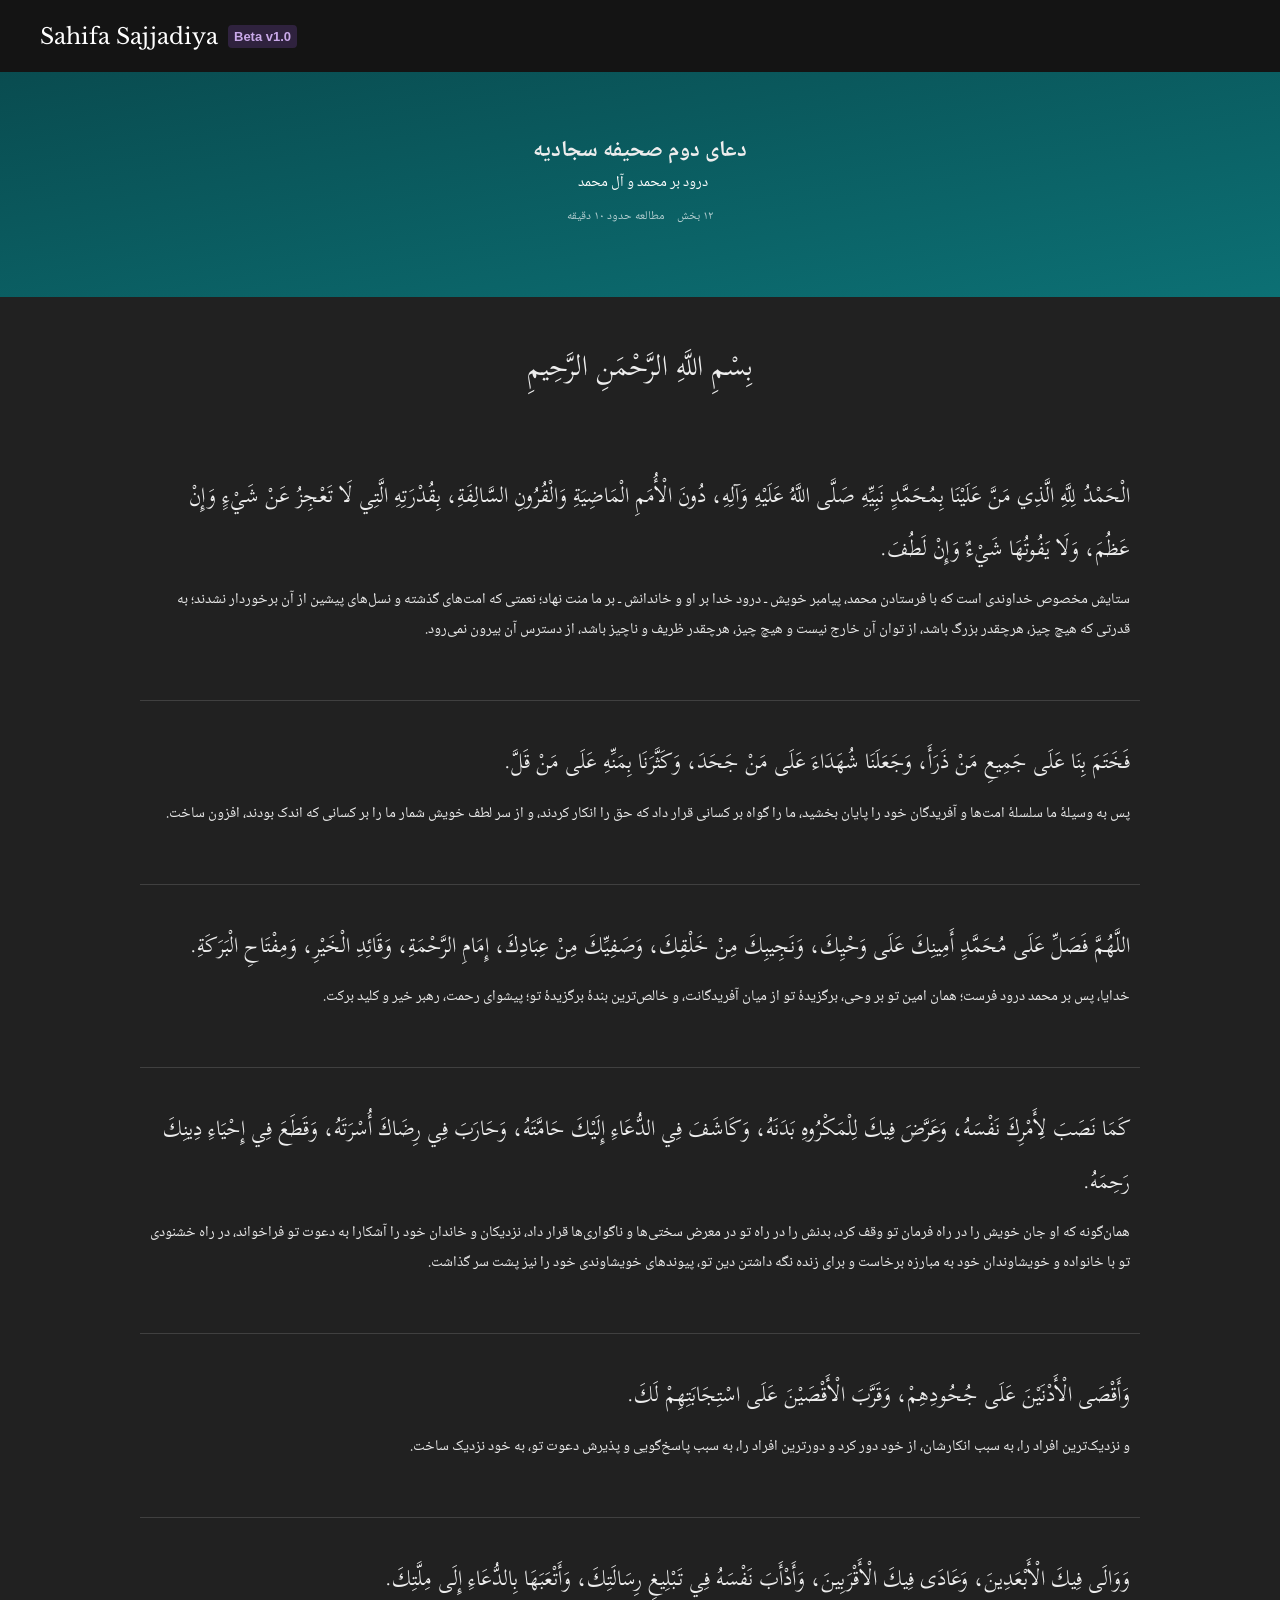
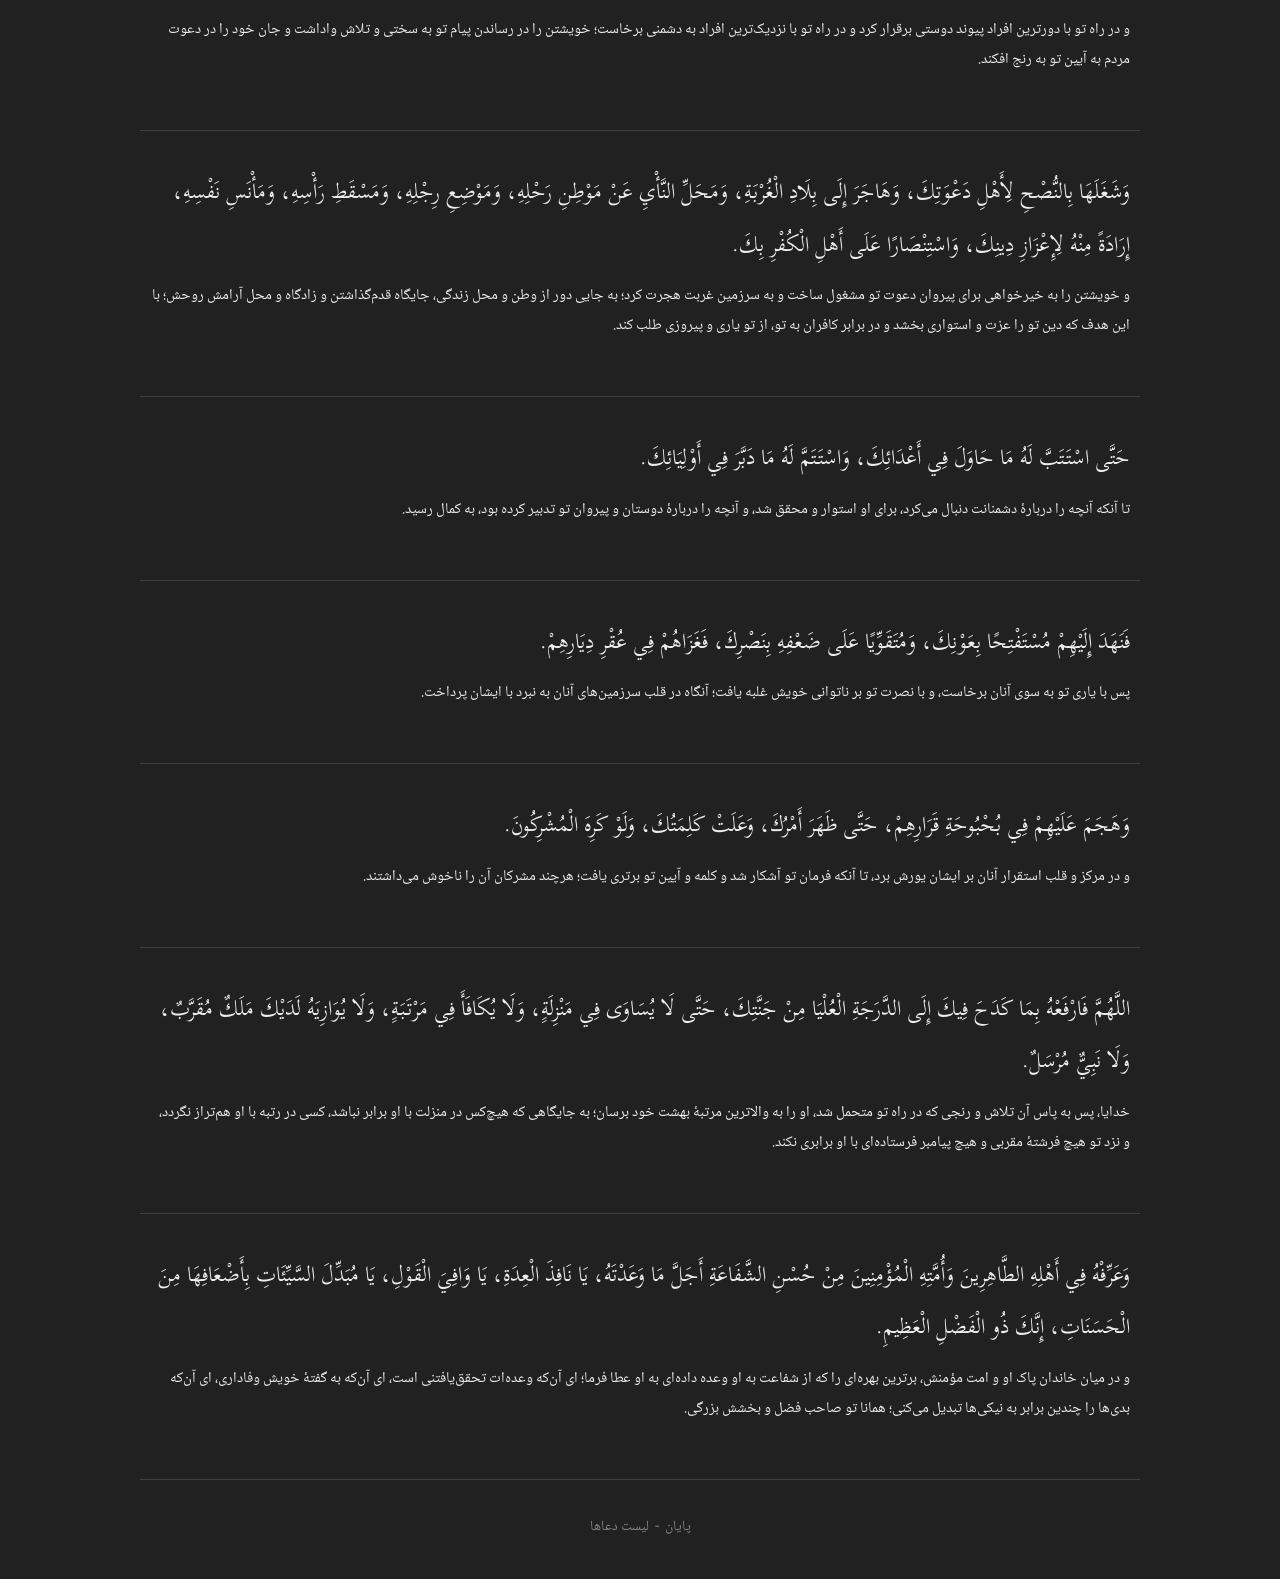
<file: dua/2.html>
<!DOCTYPE html>
<html lang="fa" dir="rtl">
<head>
 <meta charset="UTF-8">
 <meta name="viewport" content="width=device-width, initial-scale=1.0">
 <link rel="preconnect" href="https://fonts.googleapis.com">
 <link rel="preconnect" href="https://fonts.gstatic.com" crossorigin>
 
 <link href="https://fonts.googleapis.com/css2?family=Libre+Baskerville:wght@400;700&family=Noto+Naskh+Arabic:wght@400;500;600;700&family=Scheherazade+New:wght@400;700&display=swap" rel="stylesheet">
 <link rel="stylesheet" href="style.css">
 <link rel="icon" type="image/png" href="icon.svg">
 <meta name="description" content="متن کامل دعای دوم صحیفه سجادیه - درود بر محمد و آل محمد - مطالعه رایگان">
 <title>دعای شماره ۲</title>
</head>
<body>

<header class="header">
<a href="../index.html" class="logo">Sahifa Sajjadiya</a>
<span>Beta v1.0</span>
</header>

<section class="dua-info">
<h1>دعای دوم صحیفه سجادیه</h1>
<p>درود بر محمد و آل محمد</p>
<span>۱۲ بخش</span>
<span>مطالعه حدود ۱۰ دقیقه</span>
</section>

<main>
<p class="basmallah">بِسْمِ اللَّهِ الرَّحْمَنِ الرَّحِيمِ</p>

<article class="dua-content">
   <section class="dua-section">
    <p class="arabic">الْحَمْدُ لِلَّهِ الَّذِي مَنَّ عَلَيْنَا بِمُحَمَّدٍ نَبِيِّهِ صَلَّى اللَّهُ عَلَيْهِ وَآلِهِ، دُونَ الْأُمَمِ الْمَاضِيَةِ وَالْقُرُونِ السَّالِفَةِ، بِقُدْرَتِهِ الَّتِي لَا تَعْجِزُ عَنْ شَيْءٍ وَإِنْ عَظُمَ، وَلَا يَفُوتُهَا شَيْءٌ وَإِنْ لَطُفَ.</p>
    <p class="persian">ستایش مخصوص خداوندی است که با فرستادن محمد، پیامبر خویش ـ درود خدا بر او و خاندانش ـ بر ما منت نهاد؛ نعمتی که امت‌های گذشته و نسل‌های پیشین از آن برخوردار نشدند؛ به قدرتی که هیچ چیز، هرچقدر بزرگ باشد، از توان آن خارج نیست و هیچ چیز، هرچقدر ظریف و ناچیز باشد، از دسترس آن بیرون نمی‌رود.</p>
   </section>

   <section class="dua-section">
      <p class="arabic">فَخَتَمَ بِنَا عَلَى جَمِيعِ مَنْ ذَرَأَ، وَجَعَلَنَا شُهَدَاءَ عَلَى مَنْ جَحَدَ، وَكَثَّرَنَا بِمَنِّهِ عَلَى مَنْ قَلَّ.</p>
      <p class="persian">پس به وسیلهٔ ما سلسلهٔ امت‌ها و آفریدگان خود را پایان بخشید، ما را گواه بر کسانی قرار داد که حق را انکار کردند، و از سر لطف خویش شمار ما را بر کسانی که اندک بودند، افزون ساخت.</p>
   </section>

   <section class="dua-section">
      <p class="arabic">اللَّهُمَّ فَصَلِّ عَلَى مُحَمَّدٍ أَمِينِكَ عَلَى وَحْيِكَ، وَنَجِيبِكَ مِنْ خَلْقِكَ، وَصَفِيِّكَ مِنْ عِبَادِكَ، إِمَامِ الرَّحْمَةِ، وَقَائِدِ الْخَيْرِ، وَمِفْتَاحِ الْبَرَكَةِ.</p>
      <p class="persian">خدایا، پس بر محمد درود فرست؛ همان امین تو بر وحی، برگزیدهٔ تو از میان آفریدگانت، و خالص‌ترین بندهٔ برگزیدهٔ تو؛ پیشوای رحمت، رهبر خیر و کلید برکت.</p>
   </section>

   <section class="dua-section">
      <p class="arabic">كَمَا نَصَبَ لِأَمْرِكَ نَفْسَهُ، وَعَرَّضَ فِيكَ لِلْمَكْرُوهِ بَدَنَهُ، وَكَاشَفَ فِي الدُّعَاءِ إِلَيْكَ حَامَّتَهُ، وَحَارَبَ فِي رِضَاكَ أُسْرَتَهُ، وَقَطَعَ فِي إِحْيَاءِ دِينِكَ رَحِمَهُ.</p>
      <p class="persian">همان‌گونه که او جان خویش را در راه فرمان تو وقف کرد، بدنش را در راه تو در معرض سختی‌ها و ناگواری‌ها قرار داد، نزدیکان و خاندان خود را آشکارا به دعوت تو فراخواند، در راه خشنودی تو با خانواده و خویشاوندان خود به مبارزه برخاست و برای زنده نگه داشتن دین تو، پیوندهای خویشاوندی خود را نیز پشت سر گذاشت.</p>
   </section>

   <section class="dua-section">
      <p class="arabic">وَأَقْصَى الْأَدْنَيْنَ عَلَى جُحُودِهِمْ، وَقَرَّبَ الْأَقْصَيْنَ عَلَى اسْتِجَابَتِهِمْ لَكَ.</p>
      <p class="persian">و نزدیک‌ترین افراد را، به سبب انکارشان، از خود دور کرد و دورترین افراد را، به سبب پاسخ‌گویی و پذیرش دعوت تو، به خود نزدیک ساخت.</p>
   </section>

   <section class="dua-section">
      <p class="arabic">وَوَالَى فِيكَ الْأَبْعَدِينَ، وَعَادَى فِيكَ الْأَقْرَبِينَ، وَأَدْأَبَ نَفْسَهُ فِي تَبْلِيغِ رِسَالَتِكَ، وَأَتْعَبَهَا بِالدُّعَاءِ إِلَى مِلَّتِكَ.</p>
      <p class="persian">و در راه تو با دورترین افراد پیوند دوستی برقرار کرد و در راه تو با نزدیک‌ترین افراد به دشمنی برخاست؛ خویشتن را در رساندن پیام تو به سختی و تلاش واداشت و جان خود را در دعوت مردم به آیین تو به رنج افکند.</p>
   </section>

   <section class="dua-section">
      <p class="arabic">وَشَغَلَهَا بِالنُّصْحِ لِأَهْلِ دَعْوَتِكَ، وَهَاجَرَ إِلَى بِلَادِ الْغُرْبَةِ، وَمَحَلِّ النَّأْيِ عَنْ مَوْطِنِ رَحْلِهِ، وَمَوْضِعِ رِجْلِهِ، وَمَسْقَطِ رَأْسِهِ، وَمَأْنَسِ نَفْسِهِ، إِرَادَةً مِنْهُ لِإِعْزَازِ دِينِكَ، وَاسْتِنْصَارًا عَلَى أَهْلِ الْكُفْرِ بِكَ.</p>
      <p class="persian">و خویشتن را به خیرخواهی برای پیروان دعوت تو مشغول ساخت و به سرزمین غربت هجرت کرد؛ به جایی دور از وطن و محل زندگی، جایگاه قدم‌گذاشتن و زادگاه و محل آرامش روحش؛ با این هدف که دین تو را عزت و استواری بخشد و در برابر کافران به تو، از تو یاری و پیروزی طلب کند.</p>
   </section>

   <section class="dua-section">
      <p class="arabic">حَتَّى اسْتَتَبَّ لَهُ مَا حَاوَلَ فِي أَعْدَائِكَ، وَاسْتَتَمَّ لَهُ مَا دَبَّرَ فِي أَوْلِيَائِكَ.</p>
      <p class="persian">تا آنکه آنچه را دربارهٔ دشمنانت دنبال می‌کرد، برای او استوار و محقق شد، و آنچه را دربارهٔ دوستان و پیروان تو تدبیر کرده بود، به کمال رسید.</p>
   </section>

   <section class="dua-section">
      <p class="arabic">فَنَهَدَ إِلَيْهِمْ مُسْتَفْتِحًا بِعَوْنِكَ، وَمُتَقَوِّيًا عَلَى ضَعْفِهِ بِنَصْرِكَ، فَغَزَاهُمْ فِي عُقْرِ دِيَارِهِمْ.</p>
      <p class="persian">پس با یاری تو به سوی آنان برخاست، و با نصرت تو بر ناتوانی خویش غلبه یافت؛ آنگاه در قلب سرزمین‌های آنان به نبرد با ایشان پرداخت.</p>
   </section>

   <section class="dua-section">
      <p class="arabic">وَهَجَمَ عَلَيْهِمْ فِي بُحْبُوحَةِ قَرَارِهِمْ، حَتَّى ظَهَرَ أَمْرُكَ، وَعَلَتْ كَلِمَتُكَ، وَلَوْ كَرِهَ الْمُشْرِكُونَ.</p>
      <p class="persian">و در مرکز و قلب استقرار آنان بر ایشان یورش برد، تا آنکه فرمان تو آشکار شد و کلمه و آیین تو برتری یافت؛ هرچند مشرکان آن را ناخوش می‌داشتند.</p>
   </section>

   <section class="dua-section">
      <p class="arabic">اللَّهُمَّ فَارْفَعْهُ بِمَا كَدَحَ فِيكَ إِلَى الدَّرَجَةِ الْعُلْيَا مِنْ جَنَّتِكَ، حَتَّى لَا يُسَاوَى فِي مَنْزِلَةٍ، وَلَا يُكَافَأَ فِي مَرْتَبَةٍ، وَلَا يُوَازِيَهُ لَدَيْكَ مَلَكٌ مُقَرَّبٌ، وَلَا نَبِيٌّ مُرْسَلٌ.</p>
      <p class="persian">خدایا، پس به پاس آن تلاش و رنجی که در راه تو متحمل شد، او را به والاترین مرتبهٔ بهشت خود برسان؛ به جایگاهی که هیچ‌کس در منزلت با او برابر نباشد، کسی در رتبه با او هم‌تراز نگردد، و نزد تو هیچ فرشتهٔ مقربی و هیچ پیامبر فرستاده‌ای با او برابری نکند.</p>
   </section>

   <section class="dua-section">
      <p class="arabic">وَعَرِّفْهُ فِي أَهْلِهِ الطَّاهِرِينَ وَأُمَّتِهِ الْمُؤْمِنِينَ مِنْ حُسْنِ الشَّفَاعَةِ أَجَلَّ مَا وَعَدْتَهُ، يَا نَافِذَ الْعِدَةِ، يَا وَافِيَ الْقَوْلِ، يَا مُبَدِّلَ السَّيِّئَاتِ بِأَضْعَافِهَا مِنَ الْحَسَنَاتِ، إِنَّكَ ذُو الْفَضْلِ الْعَظِيمِ.</p>
      <p class="persian">و در میان خاندان پاک او و امت مؤمنش، برترین بهره‌ای را که از شفاعت به او وعده داده‌ای به او عطا فرما؛ ای آن‌که وعده‌ات تحقق‌یافتنی است، ای آن‌که به گفتهٔ خویش وفاداری، ای آن‌که بدی‌ها را چندین برابر به نیکی‌ها تبدیل می‌کنی؛ همانا تو صاحب فضل و بخشش بزرگی.</p>
   </section>
</article>

<div class="end-text">پایان &nbsp;-&nbsp; <a href="../index.html">لیست دعاها</a></div>

</main>
</body>
</html>
</file>
<file: dua/style.css>
*{border-box:border-box;margin:0;padding:0;}
 
 body{background:#212121;color:#ededed;}
 
 .header{
  height:72px;
  padding:0 40px;
  display:flex;
  align-items:center;
  direction:ltr;
  background:#141414;
 }
 
 .logo{
  color:#fff;
  text-decoration:none;
  font-size:22px;
  font-wieght:600;
  font-family:"Libre Baskerville",serif;
 }
 
 .header span{
  background:#2f223e;
  color:#C9A9E9;
  font-family:Arial,sans-serif;
  font-size:13px;
  font-weight:bold;
  padding:4px 6px;
  margin:0px 10px;
  border-radius:4px;
 }
 
 .dua-info{
  background:linear-gradient(to bottom right,#094c50,#0c7074);
  padding:60px 20px;
  margin-bottom:20px; 
  text-align:center;
  font-family:"Noto Naskh Arabic", serif;
  font-size:15px;
 }
 
 .dua-info p{
  font-size:15px;
  color:#fff;
  margin-left:5px;
 }
 
 .dua-info span{
  color:#b7d0d2;
  margin:10px 5px;
  font-size:12px;
  display:inline-block;
 }
 
 main{width:min(1000px,calc(100% - 40px));margin:40px auto}
 
 .basmallah{
  font-size:28px;
  font-family:"Scheherazade New", serif;
  text-align:center;
  margin-bottom:40px;
 }
 
 .dua-content{width:100%}
 .dua-section{padding:35px 10px;border-bottom:1px solid #404040}
 
 .arabic{
  margin:0;
  font-family:"Scheherazade New",serif;
  font-size:21px;
  line-height:2.5;
  font-weight:400;
 }
 
 .persian{
  margin:10px 0px 20px 0px;
  font-family:"Noto Naskh Arabic",serif;
  font-size:15px;
  line-height:2;
 }
 
 .end-text{
  color:#868686;
  font-family:"Noto Naskh Arabic",serif;
  font-size:14px;
  text-align:center;
  margin:35px 0px;
 }
 
 .end-text a{color:#868686;text-decoration:none;}
 .end-text a:hover{color:#0c7074;}
 
 @media(max-width:600px){
  .dua-section{padding:30px 0;}
  .dua-info{padding:40px 20px;}
  .arabic{font-size:19px;line-height:2.4;}
  .persian{font-size:13px;}
  .header{padding:0px 20px;}
  .header span{font-size:12px;}
  .logo{font-size:19px;}
 }
</file>
